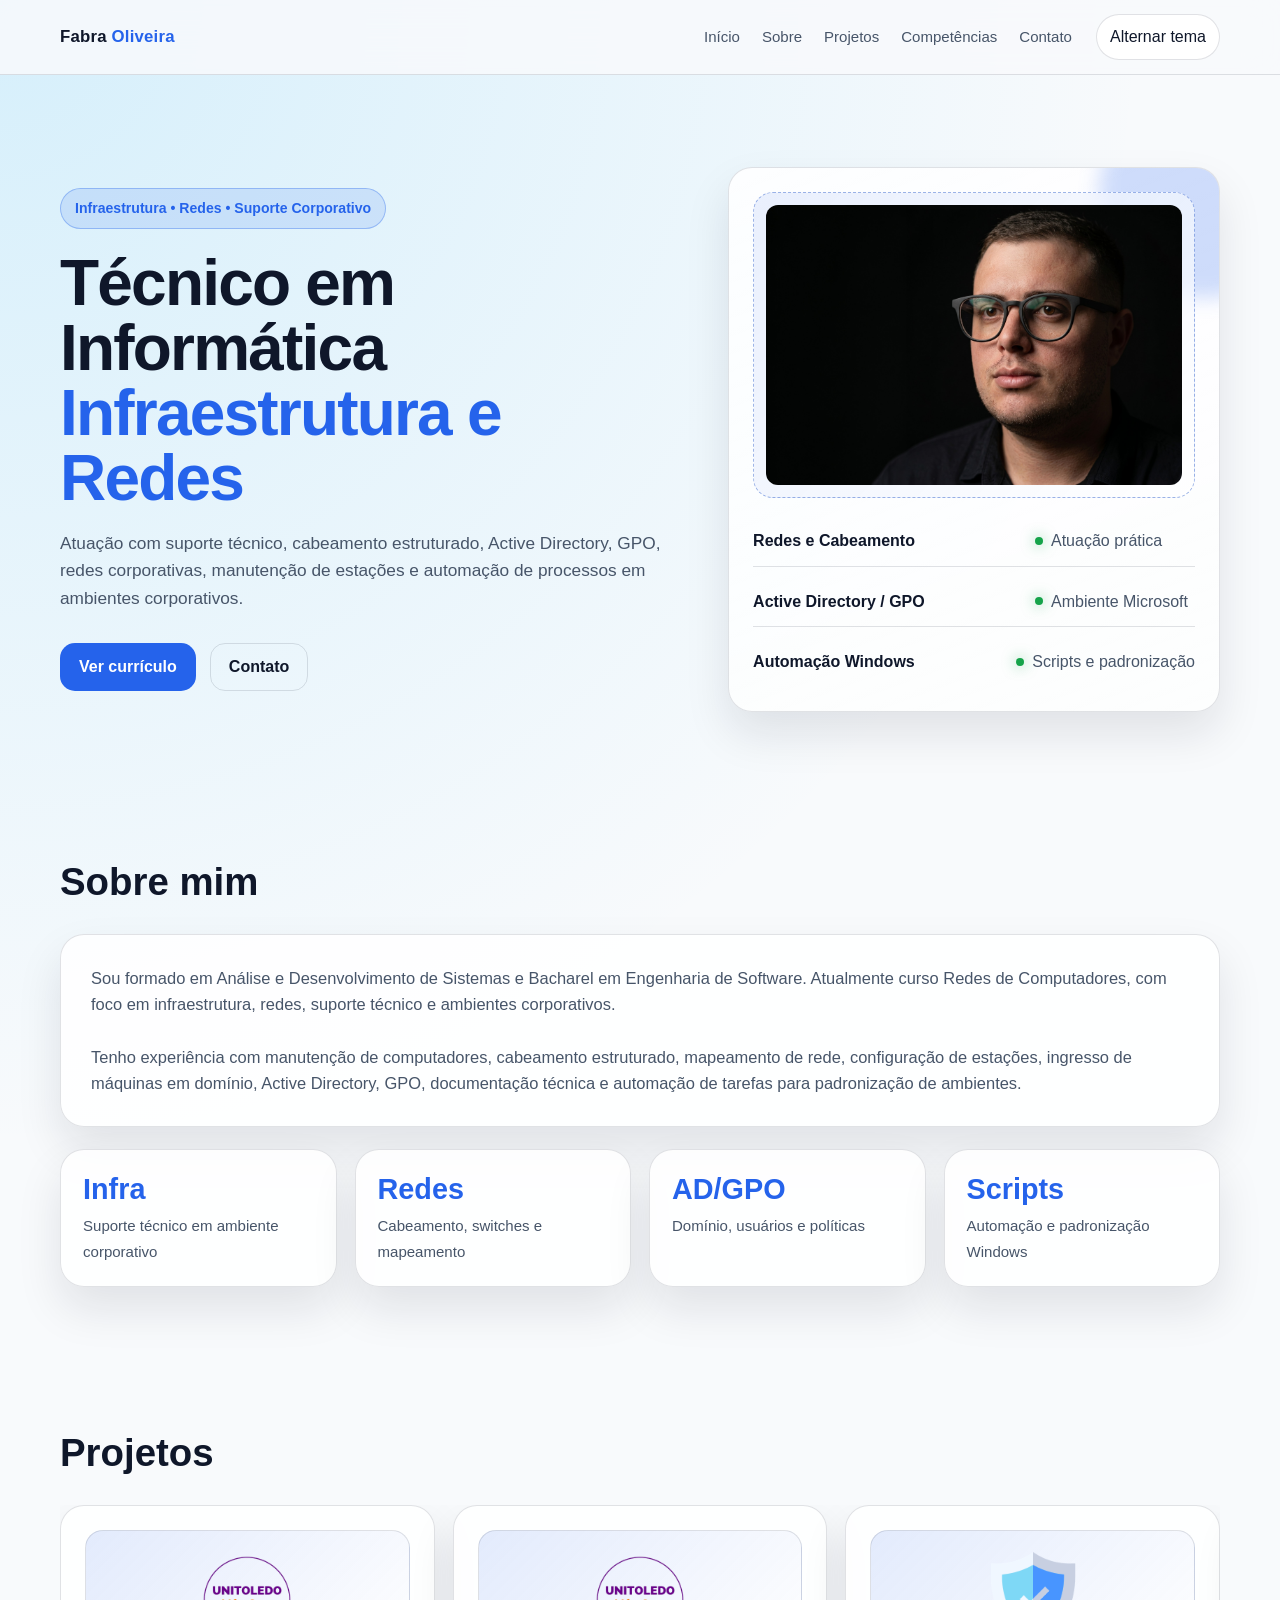
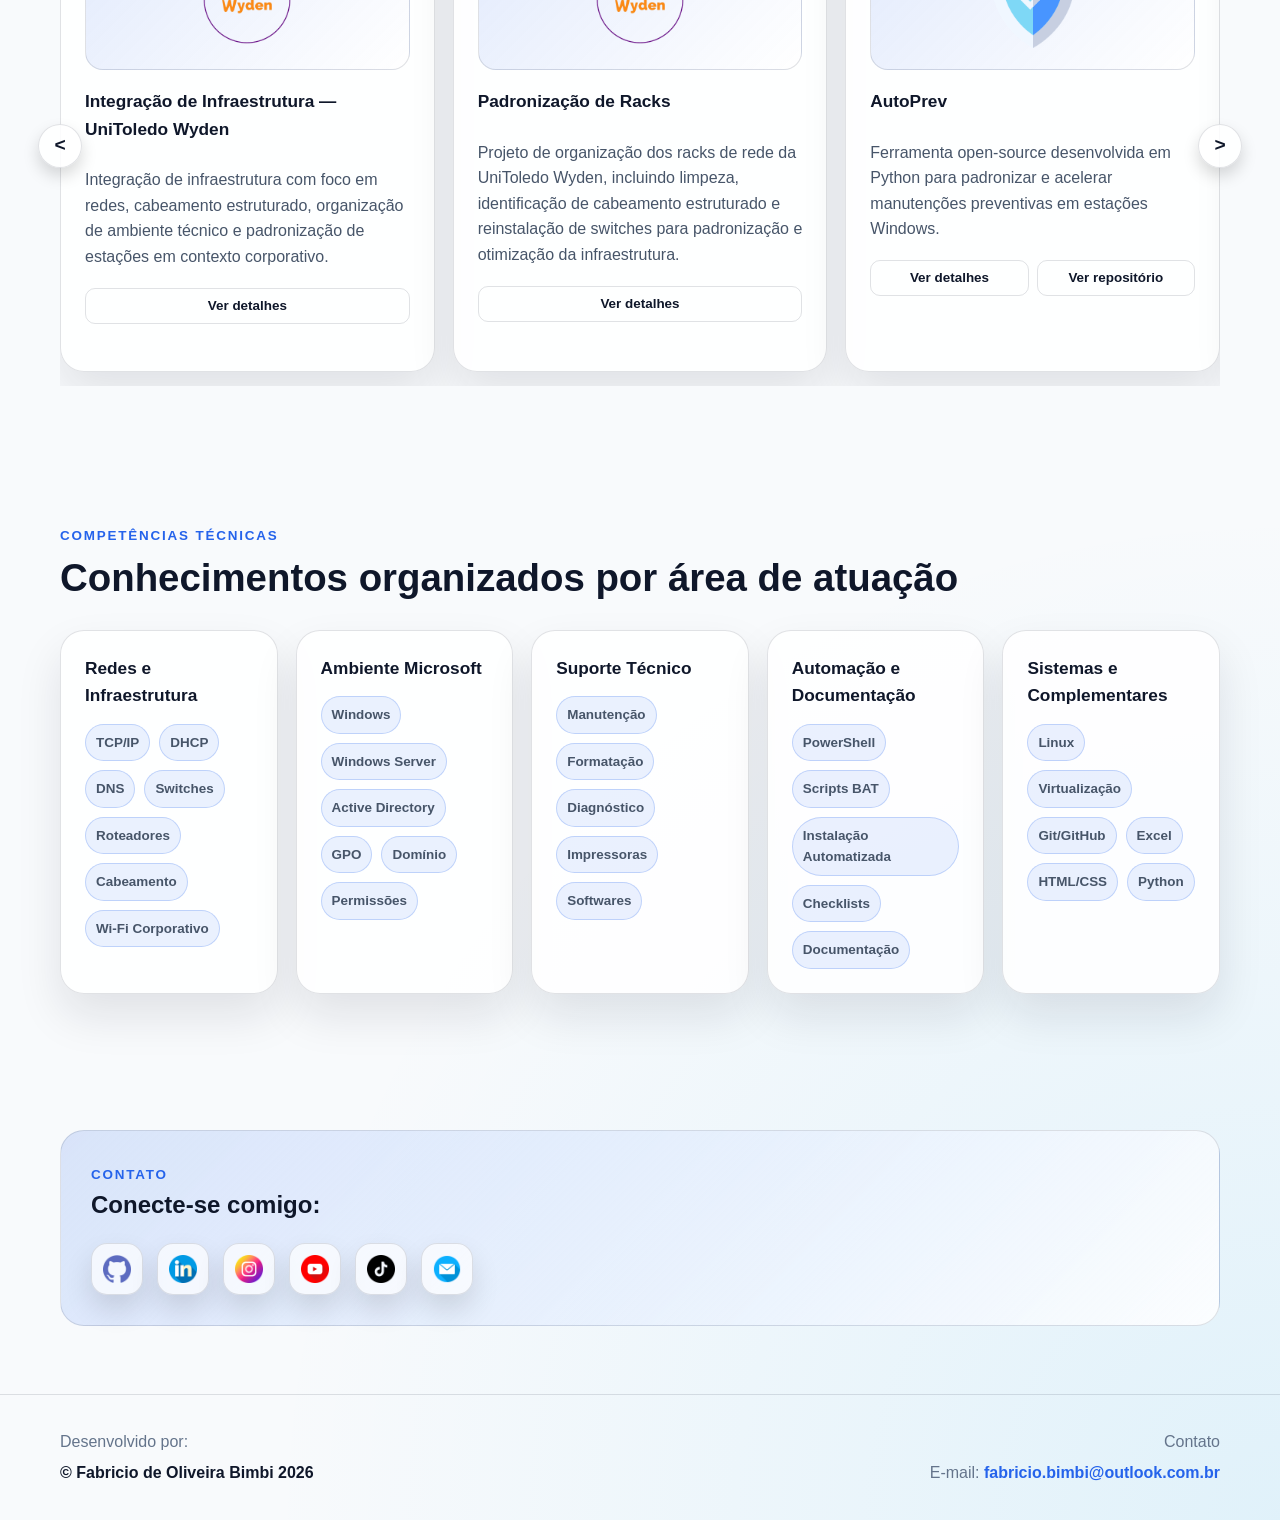
<file: index.html>
<!DOCTYPE html>
<html lang="pt-BR">
<head>
  <meta charset="UTF-8" />
  <meta name="viewport" content="width=device-width, initial-scale=1.0" />
  <title>Portfólio | Infraestrutura e Redes</title>
  <link rel="stylesheet" href="styles.css" />
  <link rel="icon" type="image/png" href="./img/Icone-aba.png">
</head>
<body>
  <header class="header">
    <div class="container nav">
      <a class="logo" href="#inicio">Fabra <span>Oliveira</span></a>

      <button class="menu-toggle" aria-label="Abrir menu" aria-expanded="false" id="menuToggle">
        <span></span>
        <span></span>
        <span></span>
      </button>

      <div class="nav-menu" id="navMenu">
        <nav class="nav-links" aria-label="Navegação principal">
          <a href="#inicio">Início</a>
          <a href="#sobre">Sobre</a>
          <a href="#projetos">Projetos</a>
          <a href="#competencias">Competências</a>
          <a href="#contato">Contato</a>
        </nav>

        <button class="theme-toggle" type="button" id="themeToggle">Alternar tema</button>
      </div>
    </div>
  </header>

  <main id="inicio">
    <section class="hero">
      <div class="container hero-grid">
        <div>
          <div class="badge">Infraestrutura • Redes • Suporte Corporativo</div>
          <h1>Técnico em Informática<br /><span>Infraestrutura e Redes</span></h1>
          <p>
            Atuação com suporte técnico, cabeamento estruturado, Active Directory, GPO,
            redes corporativas, manutenção de estações e automação de processos em ambientes corporativos.
          </p>
          <div class="actions">
            <a class="btn primary" href="https://drive.google.com/file/d/1AC_h_9OhKcI3USH8BHn_XfOte2lta0VQ/view" target="_blank" rel="noopener noreferrer">Ver currículo</a>
            <a class="btn" href="mailto:fabricio.bimbi@outlook.com.br">Contato</a>
          </div>
        </div>

        <aside class="hero-panel" aria-label="Resumo técnico">
          <div class="tech-preview" aria-label="Ilustração técnica decorativa">
            <!-- Imagem de perfil do usuário -->
            <img src="./img/FotoPerfil.jpeg" alt="Fabricio Oliveira" class="profile-image" />
          </div>

          <div class="status-list">
            <div class="status-item">
              <span>Redes e Cabeamento</span>
              <span class="dot">Atuação prática</span>
            </div>
            <div class="status-item">
              <span>Active Directory / GPO</span>
              <span class="dot">Ambiente Microsoft</span>
            </div>
            <div class="status-item">
              <span>Automação Windows</span>
              <span class="dot">Scripts e padronização</span>
            </div>
          </div>
        </aside>
      </div>
    </section>

    <section id="sobre">
      <div class="container">
        <div class="section-title">
          <h2>Sobre mim</h2>
        </div>

        <div class="about-card">
          <p>
            Sou formado em Análise e Desenvolvimento de Sistemas e Bacharel em Engenharia de Software.
            Atualmente curso Redes de Computadores, com foco em infraestrutura, redes, suporte técnico
            e ambientes corporativos.
            <br /><br />
            Tenho experiência com manutenção de computadores, cabeamento estruturado, mapeamento de rede,
            configuração de estações, ingresso de máquinas em domínio, Active Directory, GPO,
            documentação técnica e automação de tarefas para padronização de ambientes.
          </p>
        </div>

        <div class="metrics-grid" aria-label="Resumo de experiência prática">
          <div class="metric">
            <strong>Infra</strong>
            <span>Suporte técnico em ambiente corporativo</span>
          </div>
          <div class="metric">
            <strong>Redes</strong>
            <span>Cabeamento, switches e mapeamento</span>
          </div>
          <div class="metric">
            <strong>AD/GPO</strong>
            <span>Domínio, usuários e políticas</span>
          </div>
          <div class="metric">
            <strong>Scripts</strong>
            <span>Automação e padronização Windows</span>
          </div>
        </div>
      </div>
    </section>

    <section id="projetos">
      <div class="container">
        <div class="section-title">
          <h2>Projetos</h2>
        </div>

        <div class="carousel-wrapper">
          <button class="carousel-btn prev-btn" aria-label="Voltar" onclick="scrollCarousel(-1)">&lt;</button>
          <div class="carousel-container" id="projectsCarousel">

            <!-- 1º: Integração de Infraestrutura — UniToledo Wyden -->
            <article class="project-card">
              <div class="project-image">
                <img class="project-img project-img-light" src="./img/UniToledo-Claro.png" alt="Ilustração do projeto Integração de Infraestrutura UniToledo Wyden" />
                <img class="project-img project-img-dark" src="./img/UniToledo-Escuro.png" alt="Ilustração do projeto Integração de Infraestrutura UniToledo Wyden" />
              </div>
              <div class="project-head">
                <h3>Integração de Infraestrutura — UniToledo Wyden</h3>
              </div>
              <p>Integração de infraestrutura com foco em redes, cabeamento estruturado, organização de ambiente técnico e padronização de estações em contexto corporativo.</p>
              <div class="project-actions">
                <a class="mini-btn primary" href="projetos/integracao-unitoledo/index.html">Ver detalhes</a>
              </div>
            </article>

            <!-- 2º: Padronização de Racks -->
            <article class="project-card">
              <div class="project-image">
                <img class="project-img project-img-light" src="./img/UniToledo-Claro.png" alt="Ilustração do projeto Padronização de Racks" />
                <img class="project-img project-img-dark" src="./img/UniToledo-Escuro.png" alt="Ilustração do projeto Padronização de Racks" />
              </div>
              <div class="project-head">
                <h3>Padronização de Racks</h3>
              </div>
              <p>Projeto de organização dos racks de rede da UniToledo Wyden, incluindo limpeza, identificação de cabeamento estruturado e reinstalação de switches para padronização e otimização da infraestrutura.</p>
              <div class="project-actions">
                <a class="mini-btn primary" href="./projetos/higienizacao-racks-unitoledo/index.html">Ver detalhes</a>
              </div>
            </article>

            <!-- 3º: AutoPrev -->
            <article class="project-card">
              <div class="project-image">
                <img class="project-img project-img-light" src="./img/AutoPrev--tema-claro.png" alt="Ilustração do projeto AutoPrev" />
                <img class="project-img project-img-dark" src="./img/Alura--tema-escuro.png" alt="Ilustração do projeto AutoPrev" />
              </div>
              <div class="project-head">
                <h3>AutoPrev</h3>
              </div>
              <p>Ferramenta open-source desenvolvida em Python para padronizar e acelerar manutenções preventivas em estações Windows.</p>
              <div class="project-actions">
                <a class="mini-btn primary" href="projetos/autoprev/index.html">Ver detalhes</a>
                <a class="mini-btn" href="https://github.com/FabraOliveira/AutoPrev" target="_blank" rel="noopener noreferrer">Ver repositório</a>
              </div>
            </article>

            <!-- 4º: InvScan -->
            <article class="project-card">
              <div class="project-image">
                <img class="project-img project-img-light" src="./img/InvScan--tema-claro.png" alt="Ilustração do projeto InvScan" />
                <img class="project-img project-img-dark" src="./img/InvScan--tema-escuro.png" alt="Ilustração do projeto InvScan" />
              </div>
              <div class="project-head">
                <h3>InvScan</h3>
              </div>
              <p>Ferramenta open-source. Automação de inventário de hardware e software via WMI com interface gráfica para Windows 10/11 e compatibilidade legada.</p>
              <div class="project-actions">
                <a class="mini-btn primary" href="projetos/invscan/index.html">Ver detalhes</a>
                <a class="mini-btn" href="https://github.com/FabraOliveira/InvScan" target="_blank" rel="noopener noreferrer">Ver repositório</a>
              </div>
            </article>

            <!-- 5º: FlashConfig -->
            <article class="project-card">
              <div class="project-image">
                <img class="project-img project-img-light" src="./img/FlashConfig--tema-claro.png" alt="Ilustração do projeto FlashConfig" />
                <img class="project-img project-img-dark" src="./img/FlashConfig--tema-escuro.png" alt="Ilustração do projeto FlashConfig" />
              </div>
              <div class="project-head">
                <h3>FlashConfig</h3>
              </div>
              <p>Ferramenta open-source para pós-formatação em escala corporativa. Executada via pendrive, automatiza o ingresso em domínio, instalação do Office e Python, scripts de padronização, instalação de drivers e rotinas de debloat/limpeza.</p>
              <div class="project-actions">
                <a class="mini-btn primary" href="projetos/flashconfig/index.html">Ver detalhes</a>
                <a class="mini-btn" href="https://github.com/FabraOliveira/FlashConfig" target="_blank" rel="noopener noreferrer">Ver repositório</a>
              </div>
            </article>

          </div>
          <button class="carousel-btn next-btn" aria-label="Avançar" onclick="scrollCarousel(1)">&gt;</button>
        </div>
      </div>
    </section>

    <section id="competencias">
      <div class="container">
        <div class="section-title">
          <span class="eyebrow">Competências técnicas</span>
          <h2>Conhecimentos organizados por área de atuação</h2>
        </div>

        <div class="skills-grid">
          <article class="skill-card">
            <h3>Redes e Infraestrutura</h3>
            <div class="chips">
              <span class="chip">TCP/IP</span>
              <span class="chip">DHCP</span>
              <span class="chip">DNS</span>
              <span class="chip">Switches</span>
              <span class="chip">Roteadores</span>
              <span class="chip">Cabeamento</span>
              <span class="chip">Wi-Fi Corporativo</span>
            </div>
          </article>

          <article class="skill-card">
            <h3>Ambiente Microsoft</h3>
            <div class="chips">
              <span class="chip">Windows</span>
              <span class="chip">Windows Server</span>
              <span class="chip">Active Directory</span>
              <span class="chip">GPO</span>
              <span class="chip">Domínio</span>
              <span class="chip">Permissões</span>
            </div>
          </article>

          <article class="skill-card">
            <h3>Suporte Técnico</h3>
            <div class="chips">
              <span class="chip">Manutenção</span>
              <span class="chip">Formatação</span>
              <span class="chip">Diagnóstico</span>
              <span class="chip">Impressoras</span>
              <span class="chip">Softwares</span>
            </div>
          </article>

          <article class="skill-card">
            <h3>Automação e Documentação</h3>
            <div class="chips">
              <span class="chip">PowerShell</span>
              <span class="chip">Scripts BAT</span>
              <span class="chip">Instalação Automatizada</span>
              <span class="chip">Checklists</span>
              <span class="chip">Documentação</span>
            </div>
          </article>

          <article class="skill-card">
            <h3>Sistemas e Complementares</h3>
            <div class="chips">
              <span class="chip">Linux</span>
              <span class="chip">Virtualização</span>
              <span class="chip">Git/GitHub</span>
              <span class="chip">Excel</span>
              <span class="chip">HTML/CSS</span>
              <span class="chip">Python</span>
            </div>
          </article>
        </div>
      </div>
    </section>

    <section id="contato">
      <div class="container">
        <div class="contact-card">
          <div>
            <span class="eyebrow">Contato</span>
            <h2>Conecte-se comigo:</h2>
            <div class="social-links" aria-label="Redes sociais">
              <a class="social-link" href="https://github.com/FabraOliveira" target="_blank" rel="noopener noreferrer" aria-label="GitHub">
                <img src="./img/github.png" alt="GitHub" />
              </a>

              <a class="social-link" href="https://www.linkedin.com/in/fabricio-de-oliveira-bimbi-516719223/" target="_blank" rel="noopener noreferrer" aria-label="LinkedIn">
                <img src="./img/linkedin.png" alt="LinkedIn" />
              </a>

              <a class="social-link" href="https://www.instagram.com/fabra.oliveira/" target="_blank" rel="noopener noreferrer" aria-label="Instagram">
                <img src="./img/instagram.png" alt="Instagram" />
              </a>

              <a class="social-link" href="https://www.youtube.com/@fabraoliveira" target="_blank" rel="noopener noreferrer" aria-label="YouTube">
                <img src="./img/youtube.png" alt="YouTube" />
              </a>

              <a class="social-link" href="https://www.tiktok.com/@fabra.oliveira?_t=ZM-8uHXRP0Fs29&_r=1" target="_blank" rel="noopener noreferrer" aria-label="TikTok">
                <img class="tiktok-light-theme" src="./img/tik-tok.png" alt="TikTok" />
                <img class="tiktok-dark-theme" src="./img/tik-tok--escuro.png" alt="TikTok" />
              </a>

              <a class="social-link" href="mailto:fabricio.bimbi@outlook.com.br" aria-label="E-mail">
                <img src="./img/e-mail.png" alt="E-mail" />
              </a>
            </div>
          </div>
        </div>
      </div>
    </section>
  </main>

  <footer class="footer">
    <div class="container footer-content">
      <div class="footer-left">
        <span>Desenvolvido por:</span>
        <strong>&copy; Fabricio de Oliveira Bimbi 2026</strong>
      </div>
      <div class="footer-right">
        <span>Contato</span>
        <span class="footer-email-text">E-mail: <a href="mailto:fabricio.bimbi@outlook.com.br">fabricio.bimbi@outlook.com.br</a></span>
      </div>
    </div>
  </footer>

  <script src="script.js"></script>
</body>
</html>
</file>
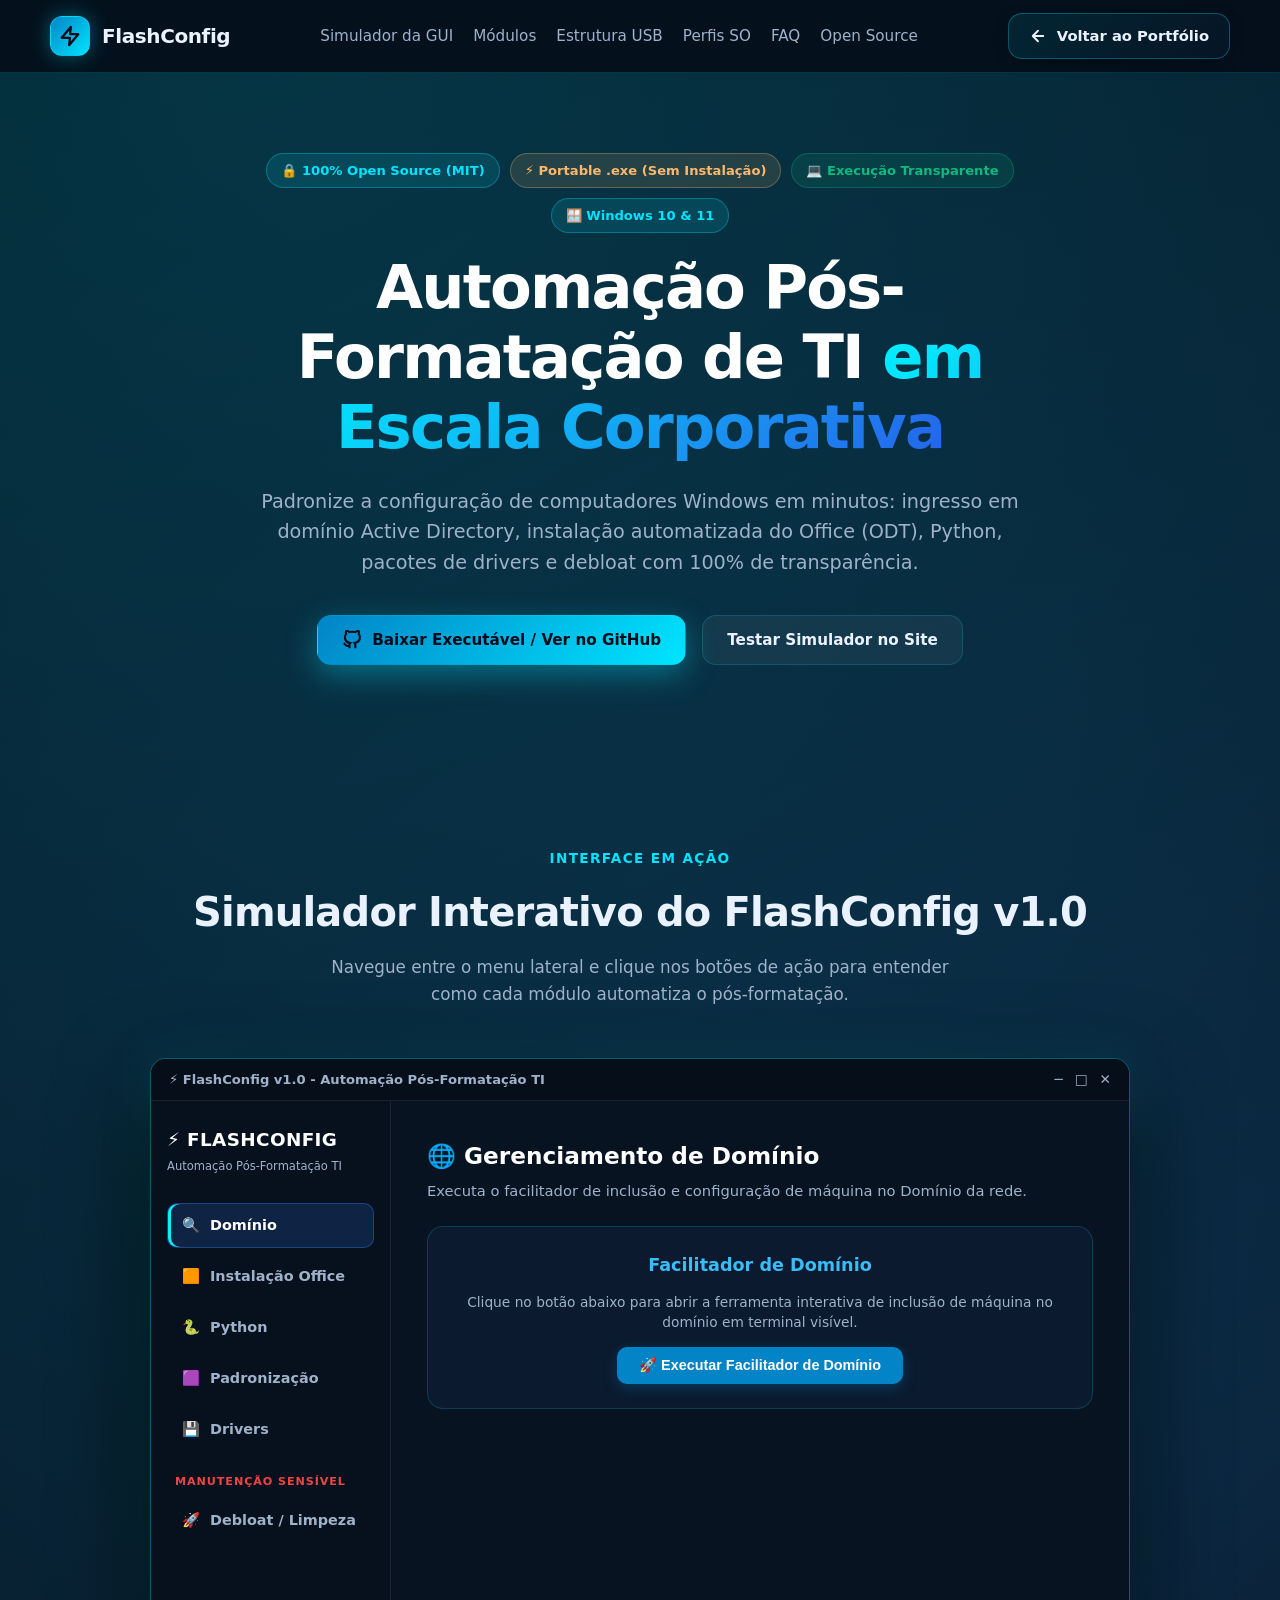
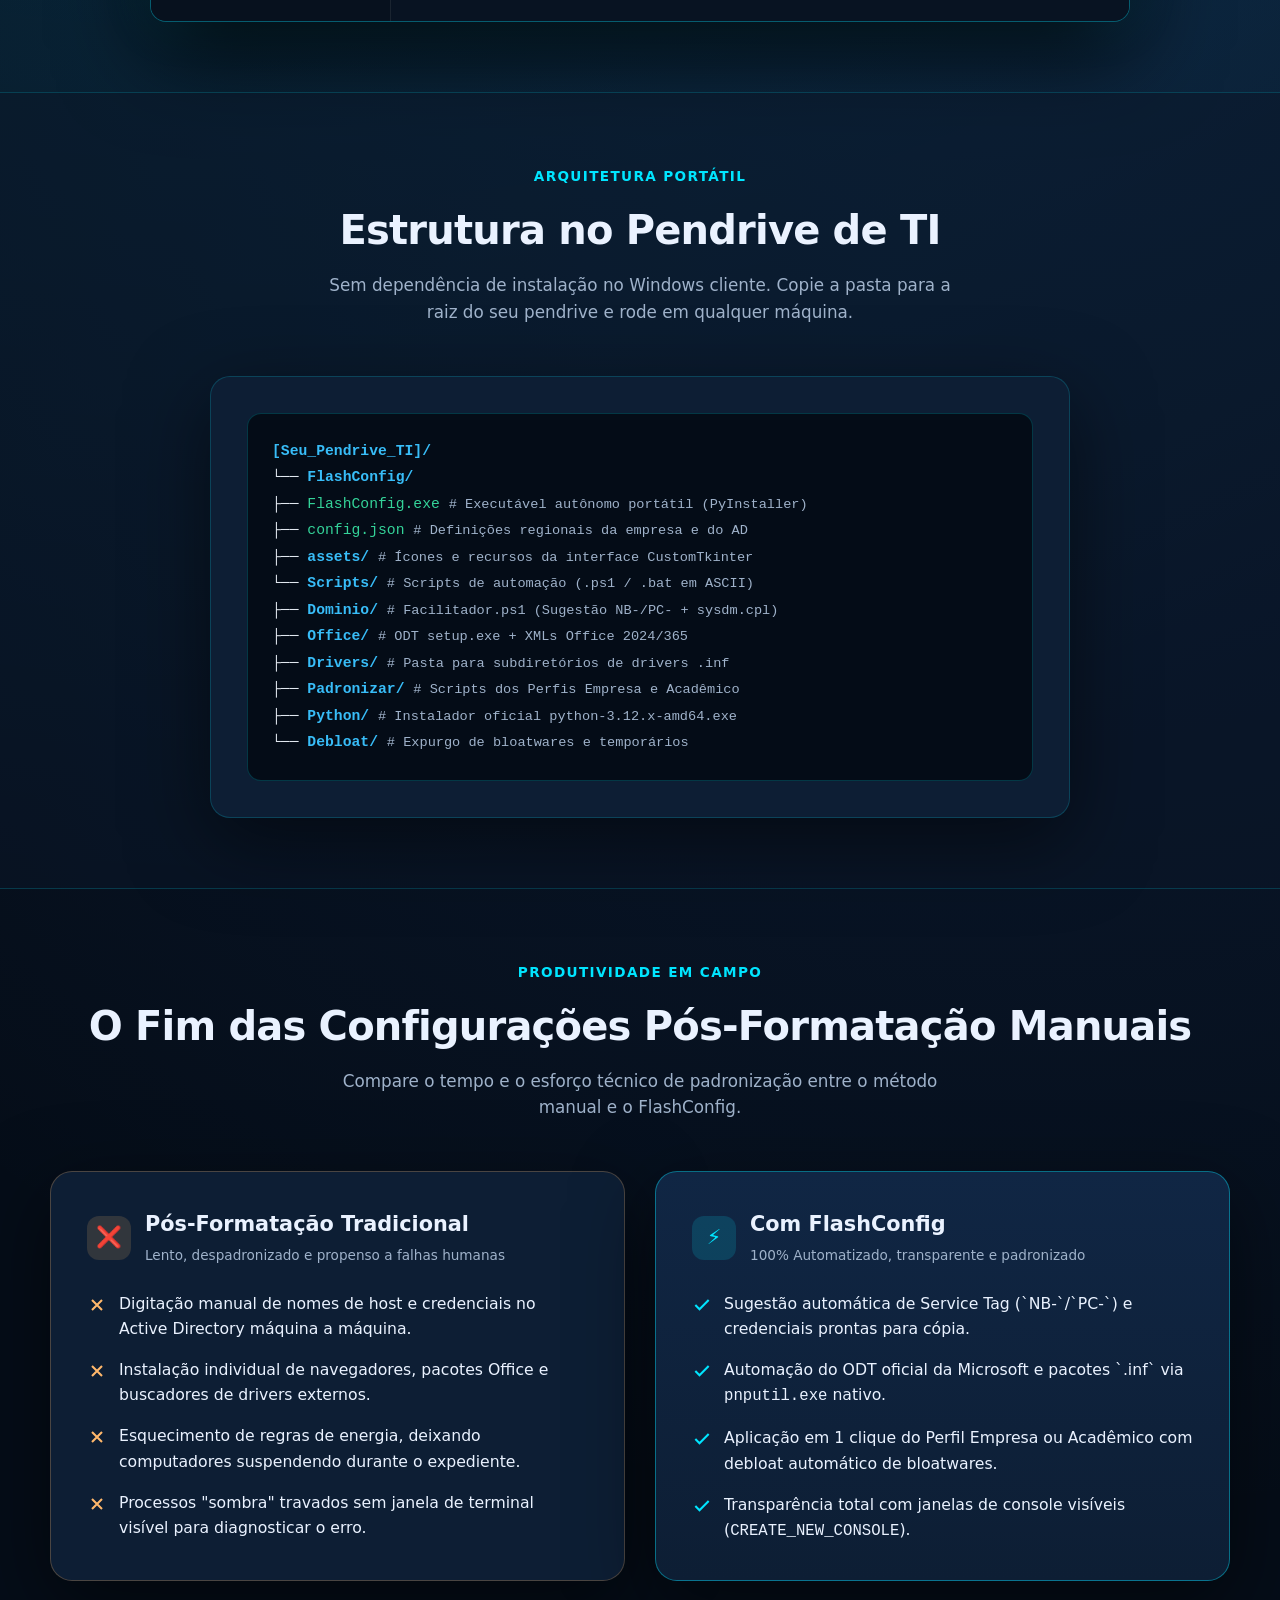
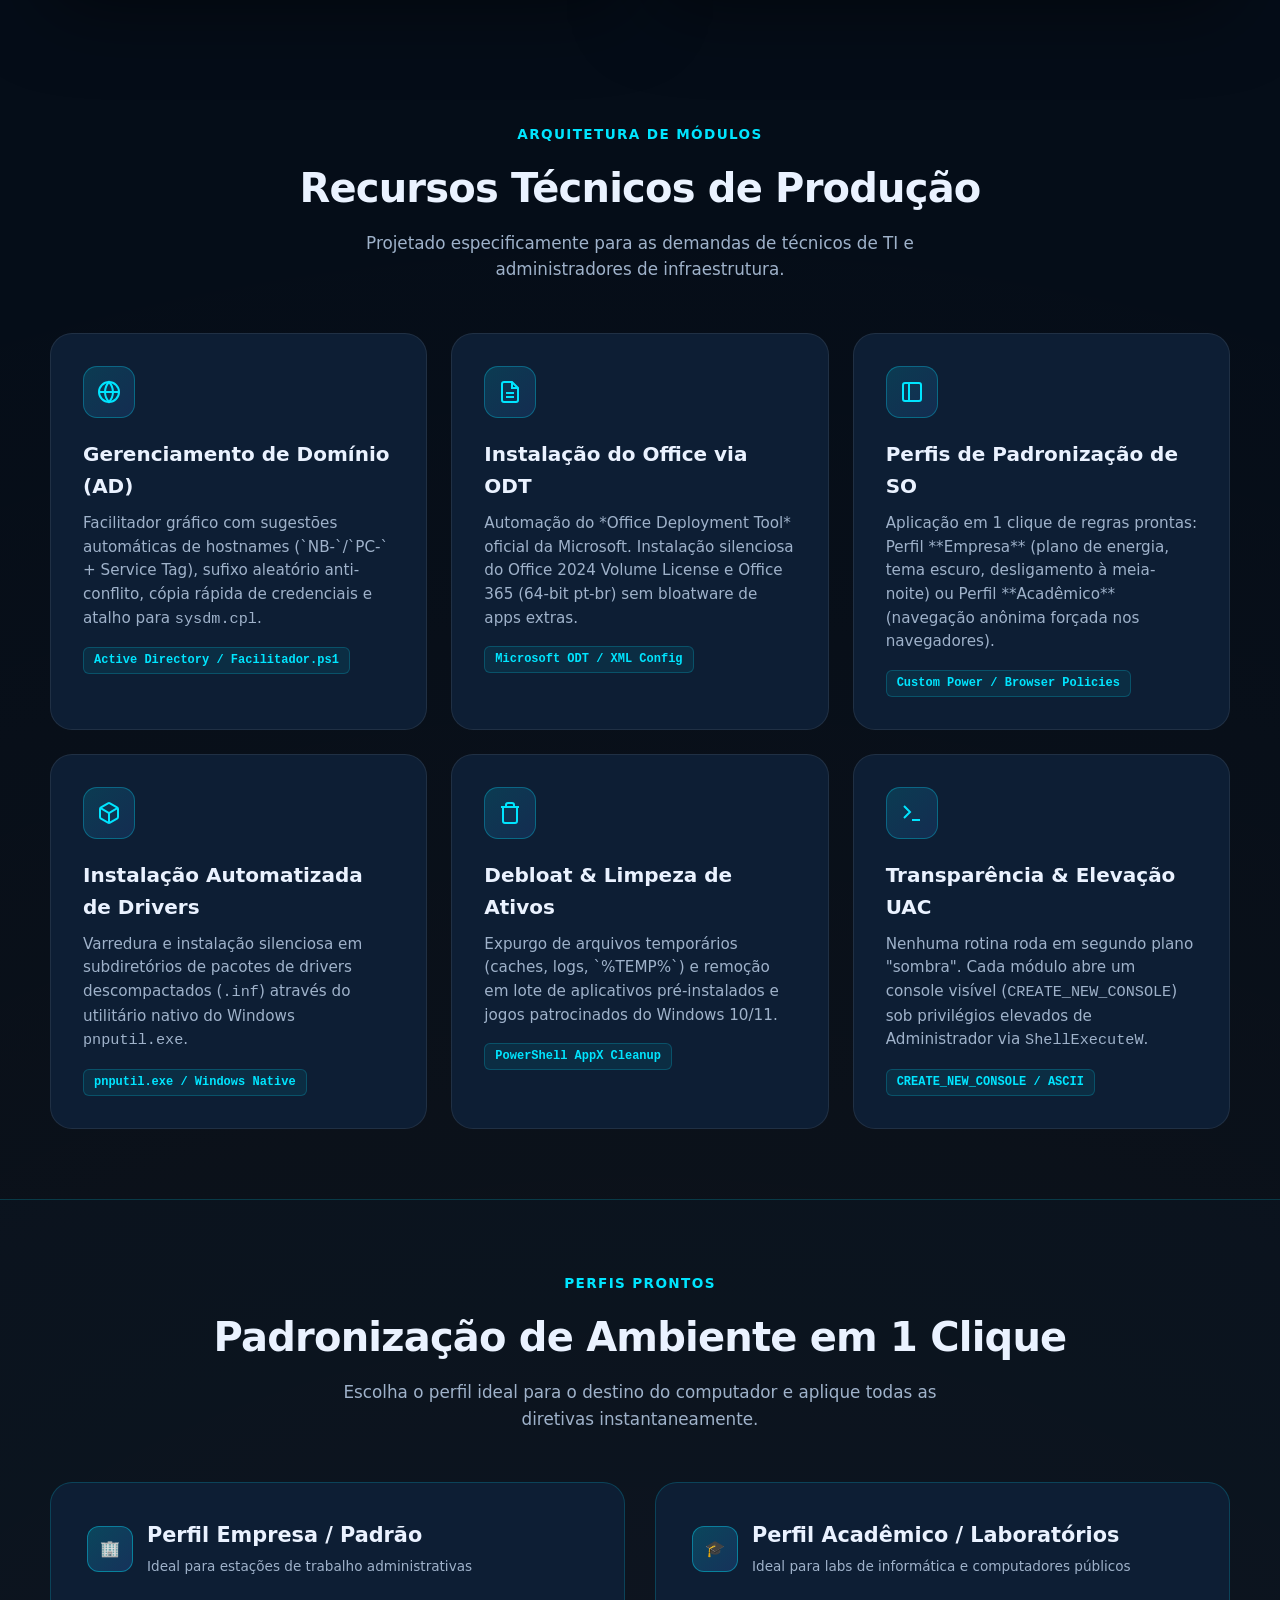
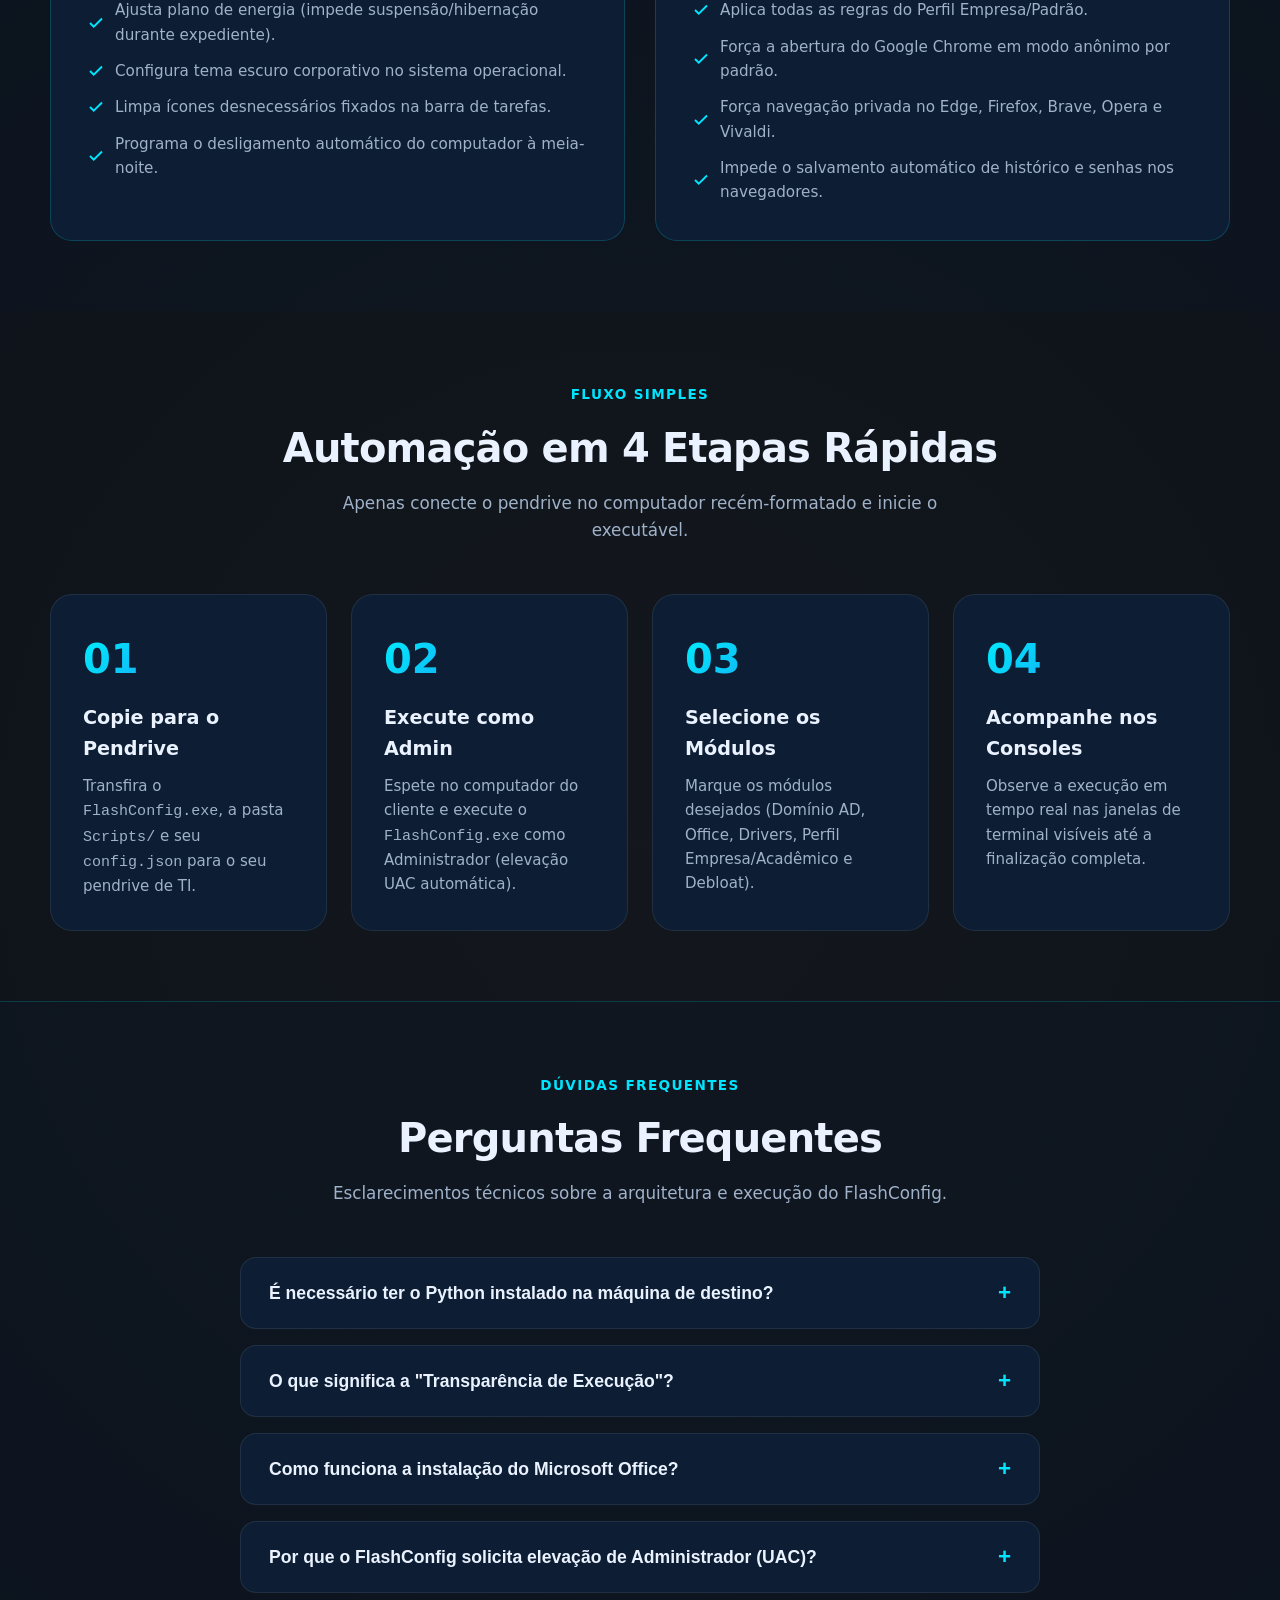
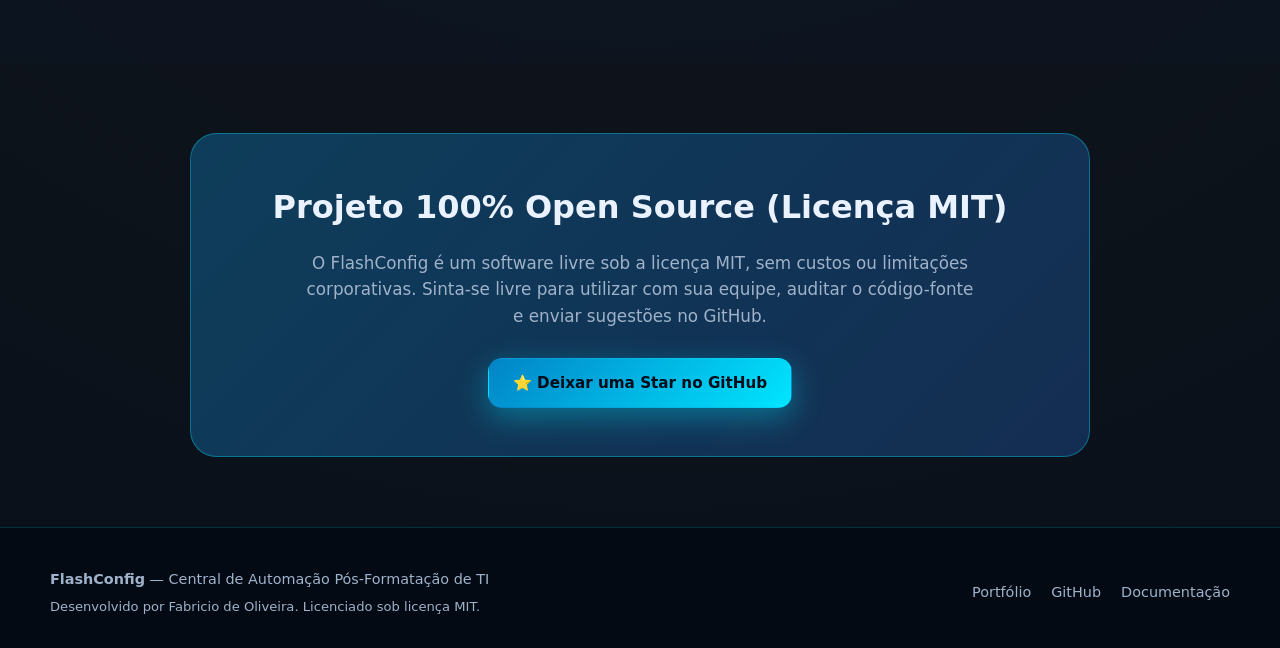
<file: projetos/flashconfig/index.html>
<!DOCTYPE html>
<html lang="pt-BR">
<head>
  <meta charset="UTF-8" />
  <meta name="viewport" content="width=device-width, initial-scale=1.0" />
  <meta name="description" content="FlashConfig: Central de automação e padronização pós-formatação de TI em ambientes Windows 10/11. Software Open Source portátil (.exe) executado direto do pendrive." />
  <title>FlashConfig — Automação Pós-Formatação de TI</title>
  <link rel="icon" type="image/png" href="../../img/Icone-aba.png" />

  <style>
    :root {
      --bg: #050d18;
      --bg-soft: #0a1728;
      --card: #0d1e34;
      --card-2: #102644;
      --text: #eaf2ff;
      --muted: #9fb2ca;
      --line: rgba(0, 229, 255, 0.18);
      --line-subtle: rgba(255, 255, 255, 0.08);
      --accent: #00e5ff;
      --accent-cyan: #00f2fe;
      --accent-blue: #2563eb;
      --accent-btn: #0284c7;
      --accent-amber: #ffb86b;
      --success: #10b981;
      --danger: #ef4444;
      --shadow: 0 24px 80px rgba(0, 0, 0, 0.5);
      --radius: 22px;
      --max: 1180px;
    }

    * {
      box-sizing: border-box;
      margin: 0;
      padding: 0;
    }

    html {
      scroll-behavior: smooth;
    }

    body {
      min-height: 100vh;
      font-family: system-ui, -apple-system, BlinkMacSystemFont, 'Segoe UI', Roboto, Oxygen, Ubuntu, Cantarell, sans-serif;
      background:
        radial-gradient(circle at 20% 0%, rgba(0, 229, 255, 0.18), transparent 35%),
        radial-gradient(circle at 80% 20%, rgba(59, 130, 246, 0.15), transparent 30%),
        radial-gradient(circle at 50% 80%, rgba(255, 184, 107, 0.06), transparent 40%),
        var(--bg);
      color: var(--text);
      line-height: 1.6;
      overflow-x: hidden;
    }

    a {
      color: inherit;
      text-decoration: none;
    }

    img {
      display: block;
      max-width: 100%;
      -webkit-user-drag: none;
      user-drag: none;
      user-select: none;
      -webkit-user-select: none;
      -moz-user-select: none;
      -ms-user-select: none;
    }

    .container {
      width: min(100% - 32px, var(--max));
      margin-inline: auto;
    }

    /* Navbar */
    .navbar {
      position: sticky;
      top: 0;
      z-index: 20;
      backdrop-filter: blur(16px);
      background: rgba(5, 13, 24, 0.88);
      border-bottom: 1px solid var(--line);
    }

    .nav-content {
      min-height: 72px;
      display: flex;
      align-items: center;
      justify-content: space-between;
      gap: 24px;
    }

    .brand {
      display: flex;
      align-items: center;
      gap: 12px;
      font-weight: 800;
      font-size: 1.25rem;
      letter-spacing: -0.02em;
    }

    .brand-icon {
      width: 40px;
      height: 40px;
      display: grid;
      place-items: center;
      border-radius: 12px;
      background: linear-gradient(135deg, #0284c7 0%, #00e5ff 100%);
      border: 1px solid rgba(0, 229, 255, 0.5);
      box-shadow: 0 0 20px rgba(0, 229, 255, 0.35);
    }

    .nav-links {
      display: flex;
      align-items: center;
      gap: 20px;
      list-style: none;
    }

    .nav-links a {
      color: var(--muted);
      font-size: 0.95rem;
      font-weight: 500;
      transition: color 0.2s ease;
    }

    .nav-links a:hover {
      color: var(--accent);
    }

    .nav-actions {
      display: flex;
      align-items: center;
      gap: 12px;
    }

    /* Modern Back Button */
    .btn-back {
      display: inline-flex;
      align-items: center;
      gap: 10px;
      padding: 10px 20px;
      border-radius: 14px;
      font-size: 0.92rem;
      font-weight: 700;
      background: linear-gradient(135deg, rgba(0, 229, 255, 0.1), rgba(59, 130, 246, 0.05));
      border: 1px solid rgba(0, 229, 255, 0.3);
      color: var(--text);
      transition: all 0.25s cubic-bezier(0.4, 0, 0.2, 1);
      white-space: nowrap;
      box-shadow: 0 4px 16px rgba(0, 0, 0, 0.2);
    }

    .btn-back:hover {
      background: linear-gradient(135deg, rgba(0, 229, 255, 0.25), rgba(59, 130, 246, 0.2));
      border-color: rgba(0, 229, 255, 0.6);
      color: #ffffff;
      box-shadow: 0 6px 28px rgba(0, 229, 255, 0.4);
      transform: translateY(-2px);
    }

    .btn-back svg {
      transition: transform 0.25s cubic-bezier(0.4, 0, 0.2, 1);
    }

    .btn-back:hover svg {
      transform: translateX(-4px);
    }

    /* Buttons */
    .btn {
      display: inline-flex;
      align-items: center;
      justify-content: center;
      gap: 10px;
      padding: 12px 24px;
      border-radius: 14px;
      font-weight: 700;
      font-size: 0.95rem;
      transition: all 0.25s cubic-bezier(0.4, 0, 0.2, 1);
      cursor: pointer;
      border: 1px solid transparent;
    }

    .btn-primary {
      background: linear-gradient(135deg, #0284c7 0%, #00e5ff 100%);
      color: #030c1a;
      font-weight: 800;
      box-shadow: 0 10px 30px rgba(0, 229, 255, 0.35);
    }

    .btn-primary:hover {
      transform: translateY(-2px);
      box-shadow: 0 14px 40px rgba(0, 229, 255, 0.5);
      background: linear-gradient(135deg, #38bdf8 0%, #00f2fe 100%);
    }

    .btn-ghost {
      background: rgba(255, 255, 255, 0.05);
      border-color: var(--line);
      color: var(--text);
    }

    .btn-ghost:hover {
      background: rgba(0, 229, 255, 0.12);
      border-color: rgba(0, 229, 255, 0.4);
      color: var(--accent);
      transform: translateY(-2px);
    }

    /* Badges */
    .badge-group {
      display: flex;
      flex-wrap: wrap;
      gap: 10px;
      margin-bottom: 20px;
    }

    .badge {
      display: inline-flex;
      align-items: center;
      gap: 6px;
      padding: 6px 14px;
      border-radius: 999px;
      font-size: 0.82rem;
      font-weight: 600;
      background: rgba(0, 229, 255, 0.12);
      border: 1px solid rgba(0, 229, 255, 0.3);
      color: var(--accent);
    }

    .badge-amber {
      background: rgba(255, 184, 107, 0.12);
      border-color: rgba(255, 184, 107, 0.3);
      color: var(--accent-amber);
    }

    .badge-green {
      background: rgba(16, 185, 129, 0.12);
      border-color: rgba(16, 185, 129, 0.3);
      color: var(--success);
    }

    /* Hero Section */
    .hero {
      padding: 80px 0 60px;
      text-align: center;
      position: relative;
    }

    .hero-content {
      max-width: 900px;
      margin: 0 auto;
    }

    .hero h1 {
      font-size: clamp(2.4rem, 5vw, 3.8rem);
      font-weight: 900;
      line-height: 1.15;
      letter-spacing: -0.03em;
      margin-bottom: 24px;
      color: #ffffff;
    }

    .hero h1 span {
      background: linear-gradient(135deg, var(--accent-cyan), var(--accent-blue));
      -webkit-background-clip: text;
      -webkit-text-fill-color: transparent;
    }

    .hero-subtitle {
      font-size: 1.2rem;
      color: var(--muted);
      margin-bottom: 36px;
      max-width: 780px;
      margin-inline: auto;
    }

    .hero-ctas {
      display: flex;
      justify-content: center;
      flex-wrap: wrap;
      gap: 16px;
      margin-bottom: 50px;
    }

    .mobile-text {
      display: none;
    }

    /* Section Header */
    .section-title {
      text-align: center;
      margin-bottom: 50px;
    }

    .section-title .eyebrow {
      display: inline-block;
      text-transform: uppercase;
      font-size: 0.85rem;
      font-weight: 800;
      letter-spacing: 0.1em;
      color: var(--accent);
      margin-bottom: 10px;
    }

    .section-title h2 {
      font-size: clamp(1.8rem, 3.5vw, 2.5rem);
      font-weight: 800;
      letter-spacing: -0.02em;
      color: var(--text);
    }

    .section-title p {
      color: var(--muted);
      font-size: 1.05rem;
      margin-top: 10px;
      max-width: 650px;
      margin-inline: auto;
    }

    /* -------------------------------------------------------------
       SIMULADOR REAL DA INTERFACE DO FLASHCONFIG (SEÇÃO INTERATIVA)
    ------------------------------------------------------------- */
    .app-simulator-section {
      padding: 70px 0;
    }

    .flashconfig-app-replica {
      max-width: 980px;
      margin: 0 auto;
      background: #091322;
      border: 1px solid rgba(0, 229, 255, 0.35);
      border-radius: 16px;
      overflow: hidden;
      box-shadow: 0 30px 90px rgba(0, 0, 0, 0.8), 0 0 50px rgba(0, 229, 255, 0.15);
      display: flex;
      flex-direction: column;
    }

    .app-window-header {
      background: #060e1a;
      padding: 10px 18px;
      display: flex;
      align-items: center;
      justify-content: space-between;
      border-bottom: 1px solid rgba(255, 255, 255, 0.08);
      user-select: none;
    }

    .app-window-title {
      font-size: 0.82rem;
      color: var(--muted);
      font-weight: 600;
      font-family: system-ui, sans-serif;
    }

    .app-window-controls {
      display: flex;
      align-items: center;
      gap: 12px;
      color: var(--muted);
      font-size: 0.85rem;
    }

    .app-main-layout {
      display: flex;
      min-height: 520px;
    }

    /* Sidebar Esquerda (Réplica das imagens) */
    .app-sidebar {
      width: 240px;
      background: #07111e;
      border-right: 1px solid rgba(255, 255, 255, 0.08);
      padding: 24px 16px;
      display: flex;
      flex-direction: column;
      gap: 20px;
      flex-shrink: 0;
    }

    .sidebar-brand-box {
      margin-bottom: 8px;
    }

    .sidebar-brand-title {
      font-size: 1.15rem;
      font-weight: 900;
      color: #ffffff;
      display: flex;
      align-items: center;
      gap: 8px;
      letter-spacing: 0.02em;
    }

    .sidebar-brand-sub {
      font-size: 0.72rem;
      color: var(--muted);
      margin-top: 2px;
    }

    .sidebar-menu-list {
      list-style: none;
      display: flex;
      flex-direction: column;
      gap: 6px;
    }

    .sidebar-item {
      padding: 10px 14px;
      border-radius: 10px;
      font-size: 0.9rem;
      font-weight: 600;
      color: var(--muted);
      cursor: pointer;
      display: flex;
      align-items: center;
      gap: 10px;
      transition: all 0.2s ease;
      user-select: none;
      border: 1px solid transparent;
    }

    .sidebar-item:hover {
      background: rgba(255, 255, 255, 0.05);
      color: #ffffff;
    }

    .sidebar-item.active {
      background: rgba(59, 130, 246, 0.18);
      border-color: rgba(59, 130, 246, 0.35);
      color: #ffffff;
      box-shadow: inset 3px 0 0 var(--accent-cyan);
    }

    .sidebar-item.active-purple {
      background: rgba(139, 92, 246, 0.22);
      border-color: rgba(139, 92, 246, 0.4);
      color: #ffffff;
      box-shadow: inset 3px 0 0 #a855f7;
    }

    .sidebar-cat-label {
      font-size: 0.7rem;
      font-weight: 800;
      color: #ef4444;
      letter-spacing: 0.08em;
      margin-top: 14px;
      margin-bottom: 2px;
      padding-left: 8px;
      text-transform: uppercase;
    }

    /* Painel Principal de Conteúdo Dinâmico */
    .app-viewport {
      flex: 1;
      background: #081322;
      padding: 36px;
      overflow-y: auto;
    }

    .app-view-panel {
      display: none;
      flex-direction: column;
      gap: 24px;
      animation: fadeIn 0.3s ease;
    }

    .app-view-panel.active {
      display: flex;
    }

    @keyframes fadeIn {
      from { opacity: 0; transform: translateY(6px); }
      to { opacity: 1; transform: translateY(0); }
    }

    .view-header h3 {
      font-size: 1.45rem;
      font-weight: 800;
      color: #ffffff;
      display: flex;
      align-items: center;
      gap: 12px;
    }

    .view-header p {
      font-size: 0.92rem;
      color: var(--muted);
      margin-top: 4px;
    }

    .view-alert-red {
      background: rgba(239, 68, 68, 0.12);
      border: 1px solid rgba(239, 68, 68, 0.35);
      border-radius: 12px;
      padding: 12px 18px;
      font-size: 0.85rem;
      color: #fca5a5;
      display: flex;
      align-items: center;
      gap: 10px;
      font-weight: 600;
    }

    .view-card-grid {
      display: grid;
      grid-template-columns: repeat(auto-fit, minmax(260px, 1fr));
      gap: 20px;
    }

    .replica-card {
      background: rgba(14, 30, 52, 0.7);
      border: 1px solid rgba(0, 229, 255, 0.18);
      border-radius: 16px;
      padding: 24px;
      display: flex;
      flex-direction: column;
      align-items: center;
      text-align: center;
      gap: 14px;
    }

    .replica-card h4 {
      font-size: 1.1rem;
      font-weight: 800;
      color: #38bdf8;
    }

    .replica-card p {
      font-size: 0.86rem;
      color: var(--muted);
      line-height: 1.45;
    }

    .replica-input-fake {
      width: 100%;
      background: rgba(4, 12, 22, 0.8);
      border: 1px solid rgba(255, 255, 255, 0.1);
      border-radius: 8px;
      padding: 10px 14px;
      font-size: 0.85rem;
      color: var(--muted);
      font-style: italic;
      text-align: center;
    }

    .replica-btn-blue {
      background: #0284c7;
      color: #ffffff;
      font-weight: 700;
      font-size: 0.9rem;
      padding: 10px 22px;
      border-radius: 10px;
      border: none;
      cursor: pointer;
      display: inline-flex;
      align-items: center;
      gap: 8px;
      transition: all 0.2s ease;
      box-shadow: 0 4px 14px rgba(2, 132, 199, 0.3);
    }

    .replica-btn-blue:hover {
      background: #38bdf8;
      transform: translateY(-2px);
      box-shadow: 0 6px 20px rgba(56, 189, 248, 0.45);
    }

    .replica-btn-red {
      background: #dc2626;
      color: #ffffff;
      font-weight: 700;
      font-size: 0.9rem;
      padding: 10px 22px;
      border-radius: 10px;
      border: none;
      cursor: pointer;
      display: inline-flex;
      align-items: center;
      gap: 8px;
      transition: all 0.2s ease;
      box-shadow: 0 4px 14px rgba(220, 38, 38, 0.3);
    }

    .replica-btn-red:hover {
      background: #ef4444;
      transform: translateY(-2px);
      box-shadow: 0 6px 20px rgba(239, 68, 68, 0.45);
    }

    /* Estrutura do Pendrive de TI */
    .pendrive-section {
      padding: 70px 0;
      background: rgba(10, 23, 40, 0.5);
      border-top: 1px solid var(--line);
      border-bottom: 1px solid var(--line);
    }

    .pendrive-container {
      max-width: 860px;
      margin: 0 auto;
      background: var(--card);
      border: 1px solid var(--line);
      border-radius: 20px;
      padding: 36px;
      box-shadow: var(--shadow);
    }

    .pendrive-tree {
      font-family: 'SFMono-Regular', Consolas, 'Liberation Mono', Menlo, monospace;
      font-size: 0.92rem;
      line-height: 1.8;
      color: #e2e8f0;
      background: #040c17;
      padding: 24px;
      border-radius: 14px;
      border: 1px solid rgba(0, 229, 255, 0.2);
      overflow-x: auto;
    }

    .tree-folder { color: #38bdf8; font-weight: 700; }
    .tree-file { color: #34d399; }
    .tree-comment { color: var(--muted); font-size: 0.85rem; }

    /* Dores vs Soluções */
    .comparison-section {
      padding: 70px 0;
    }

    .comparison-grid {
      display: grid;
      grid-template-columns: repeat(auto-fit, minmax(320px, 1fr));
      gap: 30px;
    }

    .comp-card {
      padding: 36px;
      border-radius: var(--radius);
      background: var(--card);
      border: 1px solid var(--line-subtle);
      box-shadow: var(--shadow);
    }

    .comp-card.old-way {
      border-color: rgba(255, 184, 107, 0.25);
    }

    .comp-card.flashconfig-way {
      border-color: rgba(0, 229, 255, 0.4);
      background: linear-gradient(180deg, var(--card-2), var(--card));
    }

    .comp-header {
      display: flex;
      align-items: center;
      gap: 14px;
      margin-bottom: 24px;
    }

    .comp-icon {
      width: 44px;
      height: 44px;
      border-radius: 12px;
      display: grid;
      place-items: center;
      font-size: 1.3rem;
    }

    .old-way .comp-icon {
      background: rgba(255, 184, 107, 0.15);
      color: var(--danger);
    }

    .flashconfig-way .comp-icon {
      background: rgba(0, 229, 255, 0.15);
      color: var(--accent);
    }

    .comp-title h3 {
      font-size: 1.3rem;
      font-weight: 800;
    }

    .comp-title span {
      font-size: 0.85rem;
      color: var(--muted);
    }

    .comp-list {
      list-style: none;
      display: flex;
      flex-direction: column;
      gap: 16px;
    }

    .comp-list li {
      display: flex;
      align-items: flex-start;
      gap: 12px;
      font-size: 0.98rem;
    }

    .comp-list li svg {
      flex-shrink: 0;
      margin-top: 4px;
    }

    /* Features Grid (6 Cards) */
    .features-section {
      padding: 70px 0;
    }

    .features-grid {
      display: grid;
      grid-template-columns: repeat(auto-fit, minmax(320px, 1fr));
      gap: 24px;
    }

    .feature-card {
      padding: 32px;
      border-radius: var(--radius);
      background: var(--card);
      border: 1px solid var(--line-subtle);
      transition: all 0.3s ease;
      position: relative;
    }

    .feature-card:hover {
      transform: translateY(-6px);
      border-color: rgba(0, 229, 255, 0.4);
      box-shadow: 0 20px 50px rgba(0, 0, 0, 0.5), 0 0 20px rgba(0, 229, 255, 0.15);
    }

    .feature-icon {
      width: 52px;
      height: 52px;
      border-radius: 14px;
      background: linear-gradient(135deg, rgba(0, 229, 255, 0.15), rgba(59, 130, 246, 0.15));
      border: 1px solid rgba(0, 229, 255, 0.3);
      display: grid;
      place-items: center;
      color: var(--accent);
      margin-bottom: 20px;
    }

    .feature-card h3 {
      font-size: 1.25rem;
      font-weight: 800;
      margin-bottom: 10px;
    }

    .feature-card p {
      color: var(--muted);
      font-size: 0.95rem;
      line-height: 1.55;
    }

    .feature-tech-tag {
      display: inline-block;
      margin-top: 16px;
      font-size: 0.75rem;
      font-weight: 700;
      padding: 3px 10px;
      border-radius: 6px;
      background: rgba(0, 229, 255, 0.08);
      border: 1px solid rgba(0, 229, 255, 0.2);
      color: var(--accent);
      font-family: monospace;
    }

    /* Perfis de Padronização */
    .profiles-section {
      padding: 70px 0;
      background: rgba(10, 23, 40, 0.3);
      border-top: 1px solid var(--line);
    }

    .profiles-grid {
      display: grid;
      grid-template-columns: repeat(auto-fit, minmax(320px, 1fr));
      gap: 30px;
    }

    .profile-card {
      padding: 36px;
      border-radius: var(--radius);
      background: var(--card);
      border: 1px solid var(--line);
    }

    .profile-header {
      display: flex;
      align-items: center;
      gap: 14px;
      margin-bottom: 20px;
    }

    .profile-icon {
      width: 46px;
      height: 46px;
      border-radius: 12px;
      background: linear-gradient(135deg, rgba(0, 229, 255, 0.2), rgba(59, 130, 246, 0.2));
      border: 1px solid rgba(0, 229, 255, 0.4);
      display: grid;
      place-items: center;
      color: var(--accent);
    }

    .profile-card h3 {
      font-size: 1.3rem;
      font-weight: 800;
    }

    .profile-list {
      list-style: none;
      display: flex;
      flex-direction: column;
      gap: 12px;
    }

    .profile-list li {
      display: flex;
      align-items: center;
      gap: 10px;
      font-size: 0.95rem;
      color: var(--muted);
    }

    .profile-list li svg {
      color: var(--accent);
      flex-shrink: 0;
    }

    /* Steps Section */
    .steps-section {
      padding: 70px 0;
    }

    .steps-grid {
      display: grid;
      grid-template-columns: repeat(auto-fit, minmax(240px, 1fr));
      gap: 24px;
    }

    .step-card {
      padding: 32px;
      border-radius: var(--radius);
      background: var(--card);
      border: 1px solid var(--line-subtle);
    }

    .step-number {
      font-size: 2.5rem;
      font-weight: 900;
      background: linear-gradient(135deg, var(--accent-cyan), var(--accent-blue));
      -webkit-background-clip: text;
      -webkit-text-fill-color: transparent;
      margin-bottom: 12px;
    }

    .step-card h3 {
      font-size: 1.2rem;
      font-weight: 800;
      margin-bottom: 10px;
    }

    .step-card p {
      color: var(--muted);
      font-size: 0.94rem;
    }

    /* Open Source Banner */
    .opensource-section {
      padding: 70px 0;
    }

    .opensource-banner {
      padding: 48px;
      border-radius: calc(var(--radius) * 1.2);
      background: linear-gradient(135deg, rgba(0, 229, 255, 0.12), rgba(59, 130, 246, 0.08)), var(--card-2);
      border: 1px solid rgba(0, 229, 255, 0.35);
      text-align: center;
      max-width: 900px;
      margin: 0 auto;
    }

    .opensource-banner h2 {
      font-size: 2rem;
      font-weight: 800;
      margin-bottom: 16px;
    }

    .opensource-banner p {
      color: var(--muted);
      font-size: 1.05rem;
      margin-bottom: 28px;
      max-width: 680px;
      margin-inline: auto;
    }

    /* FAQ Section */
    .faq-section {
      padding: 70px 0;
      background: rgba(10, 23, 40, 0.3);
      border-top: 1px solid var(--line);
    }

    .faq-container {
      max-width: 800px;
      margin: 0 auto;
      display: flex;
      flex-direction: column;
      gap: 16px;
    }

    .faq-item {
      border: 1px solid var(--line-subtle);
      border-radius: 16px;
      background: var(--card);
      overflow: hidden;
      transition: border-color 0.2s ease;
    }

    .faq-item:hover {
      border-color: rgba(0, 229, 255, 0.3);
    }

    .faq-question {
      padding: 22px 28px;
      width: 100%;
      text-align: left;
      background: none;
      border: none;
      color: var(--text);
      font-size: 1.1rem;
      font-weight: 700;
      cursor: pointer;
      display: flex;
      justify-content: space-between;
      align-items: center;
      gap: 16px;
    }

    .faq-icon {
      font-size: 1.4rem;
      transition: transform 0.3s ease;
      color: var(--accent);
    }

    .faq-item.active .faq-icon {
      transform: rotate(45deg);
    }

    .faq-answer {
      max-height: 0;
      overflow: hidden;
      transition: max-height 0.3s cubic-bezier(0, 1, 0, 1), padding 0.3s ease;
      padding: 0 28px;
      color: var(--muted);
      font-size: 0.98rem;
      line-height: 1.6;
    }

    .faq-item.active .faq-answer {
      max-height: 300px;
      padding: 0 28px 22px;
      transition: max-height 0.3s cubic-bezier(1, 0, 1, 0), padding 0.3s ease;
    }

    /* Modal de Explicação dos Botões da GUI */
    .action-modal {
      display: none;
      position: fixed;
      inset: 0;
      z-index: 100;
      background: rgba(3, 8, 16, 0.92);
      backdrop-filter: blur(12px);
      place-items: center;
      padding: 24px;
    }

    .action-modal.active {
      display: grid;
    }

    .action-modal-content {
      max-width: 720px;
      width: 100%;
      background: var(--card);
      border: 1px solid rgba(0, 229, 255, 0.4);
      border-radius: 20px;
      padding: 32px;
      position: relative;
      box-shadow: 0 30px 90px rgba(0, 0, 0, 0.8), 0 0 40px rgba(0, 229, 255, 0.2);
    }

    .action-modal-close {
      position: absolute;
      top: 18px;
      right: 18px;
      background: rgba(255, 255, 255, 0.08);
      border: 1px solid var(--line);
      color: #fff;
      width: 32px;
      height: 32px;
      border-radius: 50%;
      font-size: 1.1rem;
      cursor: pointer;
      display: grid;
      place-items: center;
    }

    .action-modal-close:hover {
      background: rgba(239, 68, 68, 0.2);
      border-color: #ef4444;
      color: #ef4444;
    }

    .action-modal-title {
      font-size: 1.35rem;
      font-weight: 800;
      color: #ffffff;
      display: flex;
      align-items: center;
      gap: 10px;
      margin-bottom: 14px;
    }

    .action-modal-desc {
      color: var(--muted);
      font-size: 0.98rem;
      margin-bottom: 20px;
      line-height: 1.6;
    }

    .action-modal-code {
      font-family: 'SFMono-Regular', Consolas, monospace;
      font-size: 0.86rem;
      background: #030a16;
      border: 1px solid rgba(0, 229, 255, 0.25);
      border-radius: 12px;
      padding: 16px;
      color: #38bdf8;
      line-height: 1.65;
      margin-bottom: 20px;
    }

    /* Footer */
    footer {
      padding: 40px 0;
      border-top: 1px solid var(--line);
      background: #030a14;
      color: var(--muted);
      font-size: 0.9rem;
    }

    .footer-content {
      display: flex;
      justify-content: space-between;
      align-items: center;
      flex-wrap: wrap;
      gap: 20px;
    }

    .footer-links {
      display: flex;
      gap: 20px;
      list-style: none;
    }

    .footer-links a:hover {
      color: var(--accent);
    }

    /* Responsive adjustments */
    @media (max-width: 768px) {
      .desktop-text { display: none; }
      .mobile-text { display: inline; }
      .nav-links { display: none; }
      .btn-back { padding: 8px 14px; font-size: 0.85rem; }
      .hero { padding: 50px 0 40px; }
      .hero-ctas .btn { padding: 10px 18px; font-size: 0.9rem; gap: 8px; }
      .app-main-layout { flex-direction: column; min-height: auto; }
      .app-sidebar {
        width: 100%;
        border-right: none;
        border-bottom: 1px solid rgba(255, 255, 255, 0.08);
        padding: 14px 12px;
        gap: 12px;
      }
      .sidebar-brand-box { margin-bottom: 0; }
      .sidebar-brand-title { font-size: 1rem; }
      .sidebar-brand-sub { font-size: 0.68rem; }
      .sidebar-menu-list {
        flex-direction: row;
        flex-wrap: nowrap;
        overflow-x: auto;
        gap: 8px;
        padding-bottom: 4px;
        -ms-overflow-style: none;
        scrollbar-width: none;
      }
      .sidebar-menu-list::-webkit-scrollbar { display: none; }
      .sidebar-item {
        white-space: nowrap;
        font-size: 0.82rem;
        padding: 8px 12px;
        border-radius: 8px;
        flex-shrink: 0;
      }
      .sidebar-cat-label { display: none; }
      .app-viewport { padding: 20px 14px; }
      .view-header h3 { font-size: 1.2rem; }
      .view-header p { font-size: 0.84rem; }
      .replica-card { padding: 18px 14px; border-radius: 12px; }
      .replica-card h4 { font-size: 1rem; }
      .replica-card p { font-size: 0.82rem; }
      .replica-btn-blue, .replica-btn-red { width: 100%; justify-content: center; padding: 10px; font-size: 0.85rem; }
      .action-modal-content { padding: 22px 18px; border-radius: 16px; }
      .action-modal-title { font-size: 1.15rem; }
      .action-modal-desc { font-size: 0.88rem; margin-bottom: 14px; }
      .action-modal-code { font-size: 0.78rem; padding: 12px; overflow-x: auto; }
      .opensource-banner { padding: 30px 20px; }
    }

    @media (max-width: 480px) {
      .container { width: min(100% - 20px, var(--max)); }
      .nav-content { min-height: 62px; gap: 8px; }
      .brand { font-size: 1.1rem; gap: 8px; }
      .brand-icon { width: 34px; height: 34px; font-size: 0.9rem; }
      .btn-back { padding: 7px 12px; font-size: 0.8rem; gap: 6px; border-radius: 10px; }
      .hero-ctas .btn { padding: 10px 14px; font-size: 0.84rem; gap: 6px; }
      .app-window-header { padding: 8px 12px; }
      .app-window-title { font-size: 0.75rem; white-space: nowrap; overflow: hidden; text-overflow: ellipsis; max-width: 220px; }
      .replica-card { padding: 14px; }
    }
  </style>
</head>
<body>

  <!-- Navbar -->
  <nav class="navbar">
    <div class="container nav-content">
      <a href="#" class="brand">
        <div class="brand-icon">
          <svg width="22" height="22" viewBox="0 0 24 24" fill="none" stroke="#030c1a" stroke-width="2.5" stroke-linecap="round" stroke-linejoin="round">
            <polygon points="13 2 3 14 12 14 11 22 21 10 12 10 13 2"></polygon>
          </svg>
        </div>
        <span>FlashConfig</span>
      </a>
      <ul class="nav-links">
        <li><a href="#simulador">Simulador da GUI</a></li>
        <li><a href="#recursos">Módulos</a></li>
        <li><a href="#pendrive">Estrutura USB</a></li>
        <li><a href="#perfis">Perfis SO</a></li>
        <li><a href="#faq">FAQ</a></li>
        <li><a href="#comunidade">Open Source</a></li>
      </ul>
      <div class="nav-actions">
        <a href="../../index.html#projetos" class="btn-back">
          <svg width="18" height="18" viewBox="0 0 24 24" fill="none" stroke="currentColor" stroke-width="2.5" stroke-linecap="round" stroke-linejoin="round"><path d="M19 12H5M12 19l-7-7 7-7"/></svg>
          <span>Voltar ao Portfólio</span>
        </a>
      </div>
    </div>
  </nav>

  <!-- Hero Section -->
  <header class="hero">
    <div class="container hero-content">
      <div class="badge-group" style="justify-content: center;">
        <span class="badge">🔒 100% Open Source (MIT)</span>
        <span class="badge badge-amber">⚡ Portable .exe (Sem Instalação)</span>
        <span class="badge badge-green">💻 Execução Transparente</span>
        <span class="badge">🪟 Windows 10 & 11</span>
      </div>
      <h1>Automação Pós-Formatação de TI <span>em Escala Corporativa</span></h1>
      <p class="hero-subtitle">
        Padronize a configuração de computadores Windows em minutos: ingresso em domínio Active Directory, instalação automatizada do Office (ODT), Python, pacotes de drivers e debloat com 100% de transparência.
      </p>
      <div class="hero-ctas">
        <a href="https://github.com/FabraOliveira/FlashConfig" target="_blank" rel="noopener noreferrer" class="btn btn-primary">
          <svg width="20" height="20" viewBox="0 0 24 24" fill="none" stroke="currentColor" stroke-width="2.5"><path d="M9 19c-5 1.5-5-2.5-7-3m14 6v-3.87a3.37 3.37 0 0 0-.94-2.61c3.14-.35 6.44-1.54 6.44-7A5.44 5.44 0 0 0 20 4.77 5.07 5.07 0 0 0 19.91 1S18.73.65 16 2.48a13.38 13.38 0 0 0-7 0C6.27.65 5.09 1 5.09 1A5.07 5.07 0 0 0 5 4.77a5.44 5.44 0 0 0-1.5 3.78c0 5.42 3.3 6.61 6.44 7A3.37 3.37 0 0 0 9 18.13V22"></path></svg>
          <span class="desktop-text">Baixar Executável / Ver no GitHub</span>
          <span class="mobile-text">Baixar / Ver no GitHub</span>
        </a>
        <a href="#simulador" class="btn btn-ghost">
          Testar Simulador no Site
        </a>
      </div>
    </div>
  </header>

  <!-- SEÇÃO INTERATIVA: SIMULADOR 100% FIEL DA INTERFACE DO FLASHCONFIG -->
  <section id="simulador" class="app-simulator-section">
    <div class="container">
      <div class="section-title">
        <span class="eyebrow">Interface em Ação</span>
        <h2>Simulador Interativo do FlashConfig v1.0</h2>
        <p>Navegue entre o menu lateral e clique nos botões de ação para entender como cada módulo automatiza o pós-formatação.</p>
      </div>

      <!-- Réplica Fiel do Software FlashConfig -->
      <div class="flashconfig-app-replica">
        <!-- Janela Titulo Windows -->
        <div class="app-window-header">
          <span class="app-window-title">⚡ FlashConfig v1.0 - Automação Pós-Formatação TI</span>
          <div class="app-window-controls">
            <span>─</span>
            <span>□</span>
            <span>✕</span>
          </div>
        </div>

        <div class="app-main-layout">
          <!-- Sidebar Esquerda Esqueleto Fiel -->
          <div class="app-sidebar">
            <div class="sidebar-brand-box">
              <div class="sidebar-brand-title">⚡ FLASHCONFIG</div>
              <div class="sidebar-brand-sub">Automação Pós-Formatação TI</div>
            </div>

            <ul class="sidebar-menu-list">
              <li class="sidebar-item active" onclick="switchAppTab('dominio', this)">
                <span>🔍</span> <span>Domínio</span>
              </li>
              <li class="sidebar-item" onclick="switchAppTab('office', this)">
                <span>🟧</span> <span>Instalação Office</span>
              </li>
              <li class="sidebar-item" onclick="switchAppTab('python', this)">
                <span>🐍</span> <span>Python</span>
              </li>
              <li class="sidebar-item" onclick="switchAppTab('padronizacao', this)">
                <span>🟪</span> <span>Padronização</span>
              </li>
              <li class="sidebar-item" onclick="switchAppTab('drivers', this)">
                <span>💾</span> <span>Drivers</span>
              </li>
              <div class="sidebar-cat-label">MANUTENÇÃO SENSÍVEL</div>
              <li class="sidebar-item" onclick="switchAppTab('debloat', this)">
                <span>🚀</span> <span>Debloat / Limpeza</span>
              </li>
            </ul>
          </div>

          <!-- Viewport com as 6 Telas do Aplicativo Real -->
          <div class="app-viewport">
            <!-- 1. Tela Domínio -->
            <div id="panel-dominio" class="app-view-panel active">
              <div class="view-header">
                <h3>🌐 Gerenciamento de Domínio</h3>
                <p>Executa o facilitador de inclusão e configuração de máquina no Domínio da rede.</p>
              </div>

              <div class="view-card-grid">
                <div class="replica-card" style="grid-column: 1 / -1;">
                  <h4>Facilitador de Domínio</h4>
                  <p>Clique no botão abaixo para abrir a ferramenta interativa de inclusão de máquina no domínio em terminal visível.</p>
                  <button class="replica-btn-blue" onclick="openActionModal('dominio')">
                    🚀 Executar Facilitador de Domínio
                  </button>
                </div>
              </div>
            </div>

            <!-- 2. Tela Instalação Office -->
            <div id="panel-office" class="app-view-panel">
              <div class="view-header">
                <h3>📦 Instalação do Microsoft Office</h3>
                <p>Selecione a versão do Microsoft Office a ser instalada na máquina.</p>
              </div>

              <div class="view-card-grid">
                <div class="replica-card">
                  <h4>Microsoft Office 2024</h4>
                  <p>Versão LTSC Vitalícia para estações de trabalho.</p>
                  <button class="replica-btn-blue" onclick="openActionModal('office2024')">
                    ⚡ Instalar Office 2024
                  </button>
                </div>

                <div class="replica-card">
                  <h4>Microsoft Office 365</h4>
                  <p>Versão por assinatura em nuvem sempre atualizada.</p>
                  <button class="replica-btn-blue" onclick="openActionModal('office365')">
                    ⚡ Instalar Office 365
                  </button>
                </div>
              </div>
            </div>

            <!-- 3. Tela Python -->
            <div id="panel-python" class="app-view-panel">
              <div class="view-header">
                <h3>🐍 Instalação do Ambiente Python</h3>
                <p>Instalação rápida do interpretador Python para suporte aos scripts do sistema.</p>
              </div>

              <div class="view-card-grid">
                <div class="replica-card" style="grid-column: 1 / -1;">
                  <h4>Instalador Oficial do Python</h4>
                  <p>Clique no botão para abrir a janela visível de instalação do Python 64-bit.</p>
                  <button class="replica-btn-blue" onclick="openActionModal('python')">
                    🐍 Instalar Python
                  </button>
                </div>
              </div>
            </div>

            <!-- 4. Tela Padronização -->
            <div id="panel-padronizacao" class="app-view-panel">
              <div class="view-header">
                <h3>⚙️ Configuração e Padronização</h3>
                <p>Selecione o perfil de padronização a ser aplicado na máquina.</p>
              </div>

              <div class="view-card-grid">
                <div class="replica-card">
                  <h4>Padronização Corporativa</h4>
                  <p>Aplica políticas, plano de energia e configurações para ambiente corporativo.</p>
                  <button class="replica-btn-blue" onclick="openActionModal('padrao_corp')">
                    ⚙️ Executar Padronização Corp
                  </button>
                </div>

                <div class="replica-card">
                  <h4>Padronização Acadêmica</h4>
                  <p>Aplica configurações e personalizações para laboratórios e ambientes acadêmicos.</p>
                  <button class="replica-btn-blue" onclick="openActionModal('padrao_acad')">
                    ⚙️ Executar Padronização Acad
                  </button>
                </div>
              </div>
            </div>

            <!-- 5. Tela Drivers -->
            <div id="panel-drivers" class="app-view-panel">
              <div class="view-header">
                <h3>🚘 Instalação de Drivers</h3>
                <p>Selecione a pasta descompactada contendo os drivers originais da máquina.</p>
              </div>

              <div class="view-card-grid">
                <div class="replica-card" style="grid-column: 1 / -1;">
                  <h4>Diretório de Drivers Raiz</h4>
                  <p>Clique no botão abaixo para escolher a pasta onde os arquivos .INF de drivers estão localizados.</p>
                  <div class="replica-input-fake">Nenhuma pasta selecionada</div>
                  <button class="replica-btn-blue" onclick="openActionModal('drivers')">
                    📁 Selecionar Pasta e Instalar
                  </button>
                </div>
              </div>
            </div>

            <!-- 6. Tela Debloat / Limpeza -->
            <div id="panel-debloat" class="app-view-panel">
              <div class="view-header">
                <h3>⚠️ Manutenção Sensível & Debloat</h3>
                <p>Ferramentas avançadas de remoção de bloatware e limpeza profunda de sistema.</p>
              </div>

              <div class="view-alert-red">
                <span>🚨 ATENÇÃO: As operações abaixo modificam serviços e componentes nativos do Windows. Execute com cautela.</span>
              </div>

              <div class="view-card-grid">
                <div class="replica-card">
                  <h4>Limpeza de Disco e Temp</h4>
                  <p>Remoção de logs temporários, cache do Windows e lixeira.</p>
                  <button class="replica-btn-red" onclick="openActionModal('limpeza')">
                    🧹 Executar Limpeza
                  </button>
                </div>

                <div class="replica-card">
                  <h4>Debloat Avançado</h4>
                  <p>Remoção de telemetria, Cortana, Xbox App e apps pré-instalados.</p>
                  <button class="replica-btn-red" onclick="openActionModal('debloat')">
                    🔥 Executar Debloat Avançado
                  </button>
                </div>
              </div>
            </div>

          </div>
        </div>
      </div>
    </div>
  </section>

  <!-- Estrutura do Pendrive de TI -->
  <section id="pendrive" class="pendrive-section">
    <div class="container">
      <div class="section-title">
        <span class="eyebrow">Arquitetura Portátil</span>
        <h2>Estrutura no Pendrive de TI</h2>
        <p>Sem dependência de instalação no Windows cliente. Copie a pasta para a raiz do seu pendrive e rode em qualquer máquina.</p>
      </div>

      <div class="pendrive-container">
        <div class="pendrive-tree">
          <div><span class="tree-folder">[Seu_Pendrive_TI]/</span></div>
          <div>└── <span class="tree-folder">FlashConfig/</span></div>
          <div>    ├── <span class="tree-file">FlashConfig.exe</span>          <span class="tree-comment"># Executável autônomo portátil (PyInstaller)</span></div>
          <div>    ├── <span class="tree-file">config.json</span>              <span class="tree-comment"># Definições regionais da empresa e do AD</span></div>
          <div>    ├── <span class="tree-folder">assets/</span>                  <span class="tree-comment"># Ícones e recursos da interface CustomTkinter</span></div>
          <div>    └── <span class="tree-folder">Scripts/</span>                 <span class="tree-comment"># Scripts de automação (.ps1 / .bat em ASCII)</span></div>
          <div>        ├── <span class="tree-folder">Dominio/</span>             <span class="tree-comment"># Facilitador.ps1 (Sugestão NB-/PC- + sysdm.cpl)</span></div>
          <div>        ├── <span class="tree-folder">Office/</span>              <span class="tree-comment"># ODT setup.exe + XMLs Office 2024/365</span></div>
          <div>        ├── <span class="tree-folder">Drivers/</span>             <span class="tree-comment"># Pasta para subdiretórios de drivers .inf</span></div>
          <div>        ├── <span class="tree-folder">Padronizar/</span>          <span class="tree-comment"># Scripts dos Perfis Empresa e Acadêmico</span></div>
          <div>        ├── <span class="tree-folder">Python/</span>              <span class="tree-comment"># Instalador oficial python-3.12.x-amd64.exe</span></div>
          <div>        └── <span class="tree-folder">Debloat/</span>             <span class="tree-comment"># Expurgo de bloatwares e temporários</span></div>
        </div>
      </div>
    </div>
  </section>

  <!-- Dores vs Soluções (Pós-Formatação) -->
  <section id="dores" class="comparison-section">
    <div class="container">
      <div class="section-title">
        <span class="eyebrow">Produtividade em campo</span>
        <h2>O Fim das Configurações Pós-Formatação Manuais</h2>
        <p>Compare o tempo e o esforço técnico de padronização entre o método manual e o FlashConfig.</p>
      </div>

      <div class="comparison-grid">
        <!-- Método Tradicional -->
        <article class="comp-card old-way">
          <div class="comp-header">
            <div class="comp-icon">❌</div>
            <div class="comp-title">
              <h3>Pós-Formatação Tradicional</h3>
              <span>Lento, despadronizado e propenso a falhas humanas</span>
            </div>
          </div>
          <ul class="comp-list">
            <li>
              <svg width="20" height="20" fill="none" stroke="#ffb86b" stroke-width="2.5" viewBox="0 0 24 24"><path d="M18 6L6 18M6 6l12 12"></path></svg>
              <span>Digitação manual de nomes de host e credenciais no Active Directory máquina a máquina.</span>
            </li>
            <li>
              <svg width="20" height="20" fill="none" stroke="#ffb86b" stroke-width="2.5" viewBox="0 0 24 24"><path d="M18 6L6 18M6 6l12 12"></path></svg>
              <span>Instalação individual de navegadores, pacotes Office e buscadores de drivers externos.</span>
            </li>
            <li>
              <svg width="20" height="20" fill="none" stroke="#ffb86b" stroke-width="2.5" viewBox="0 0 24 24"><path d="M18 6L6 18M6 6l12 12"></path></svg>
              <span>Esquecimento de regras de energia, deixando computadores suspendendo durante o expediente.</span>
            </li>
            <li>
              <svg width="20" height="20" fill="none" stroke="#ffb86b" stroke-width="2.5" viewBox="0 0 24 24"><path d="M18 6L6 18M6 6l12 12"></path></svg>
              <span>Processos "sombra" travados sem janela de terminal visível para diagnosticar o erro.</span>
            </li>
          </ul>
        </article>

        <!-- Com FlashConfig -->
        <article class="comp-card flashconfig-way">
          <div class="comp-header">
            <div class="comp-icon">⚡</div>
            <div class="comp-title">
              <h3>Com FlashConfig</h3>
              <span>100% Automatizado, transparente e padronizado</span>
            </div>
          </div>
          <ul class="comp-list">
            <li>
              <svg width="20" height="20" fill="none" stroke="#00e5ff" stroke-width="2.5" viewBox="0 0 24 24"><path d="M20 6L9 17l-5-5"></path></svg>
              <span>Sugestão automática de Service Tag (`NB-`/`PC-`) e credenciais prontas para cópia.</span>
            </li>
            <li>
              <svg width="20" height="20" fill="none" stroke="#00e5ff" stroke-width="2.5" viewBox="0 0 24 24"><path d="M20 6L9 17l-5-5"></path></svg>
              <span>Automação do ODT oficial da Microsoft e pacotes `.inf` via <code>pnputil.exe</code> nativo.</span>
            </li>
            <li>
              <svg width="20" height="20" fill="none" stroke="#00e5ff" stroke-width="2.5" viewBox="0 0 24 24"><path d="M20 6L9 17l-5-5"></path></svg>
              <span>Aplicação em 1 clique do Perfil Empresa ou Acadêmico com debloat automático de bloatwares.</span>
            </li>
            <li>
              <svg width="20" height="20" fill="none" stroke="#00e5ff" stroke-width="2.5" viewBox="0 0 24 24"><path d="M20 6L9 17l-5-5"></path></svg>
              <span>Transparência total com janelas de console visíveis (<code>CREATE_NEW_CONSOLE</code>).</span>
            </li>
          </ul>
        </article>
      </div>
    </div>
  </section>

  <!-- Features Grid (6 Symmetrical Cards with Tech Tags) -->
  <section id="recursos" class="features-section">
    <div class="container">
      <div class="section-title">
        <span class="eyebrow">Arquitetura de Módulos</span>
        <h2>Recursos Técnicos de Produção</h2>
        <p>Projetado especificamente para as demandas de técnicos de TI e administradores de infraestrutura.</p>
      </div>

      <div class="features-grid">
        <!-- Card 1 -->
        <article class="feature-card">
          <div class="feature-icon">
            <svg width="24" height="24" fill="none" stroke="currentColor" stroke-width="2" viewBox="0 0 24 24"><circle cx="12" cy="12" r="10"></circle><line x1="2" y1="12" x2="22" y2="12"></line><path d="M12 2a15.3 15.3 0 0 1 4 10 15.3 15.3 0 0 1-4 10 15.3 15.3 0 0 1-4-10 15.3 15.3 0 0 1 4-10z"></path></svg>
          </div>
          <h3>Gerenciamento de Domínio (AD)</h3>
          <p>Facilitador gráfico com sugestões automáticas de hostnames (`NB-`/`PC-` + Service Tag), sufixo aleatório anti-conflito, cópia rápida de credenciais e atalho para <code>sysdm.cpl</code>.</p>
          <span class="feature-tech-tag">Active Directory / Facilitador.ps1</span>
        </article>

        <!-- Card 2 -->
        <article class="feature-card">
          <div class="feature-icon">
            <svg width="24" height="24" fill="none" stroke="currentColor" stroke-width="2" viewBox="0 0 24 24"><path d="M14 2H6a2 2 0 0 0-2 2v16a2 2 0 0 0 2 2h12a2 2 0 0 0 2-2V8z"></path><polyline points="14 2 14 8 20 8"></polyline><line x1="16" y1="13" x2="8" y2="13"></line><line x1="16" y1="17" x2="8" y2="17"></line></svg>
          </div>
          <h3>Instalação do Office via ODT</h3>
          <p>Automação do *Office Deployment Tool* oficial da Microsoft. Instalação silenciosa do Office 2024 Volume License e Office 365 (64-bit pt-br) sem bloatware de apps extras.</p>
          <span class="feature-tech-tag">Microsoft ODT / XML Config</span>
        </article>

        <!-- Card 3 -->
        <article class="feature-card">
          <div class="feature-icon">
            <svg width="24" height="24" fill="none" stroke="currentColor" stroke-width="2" viewBox="0 0 24 24"><rect x="3" y="3" width="18" height="18" rx="2" ry="2"></rect><line x1="9" y1="3" x2="9" y2="21"></line></svg>
          </div>
          <h3>Perfis de Padronização de SO</h3>
          <p>Aplicação em 1 clique de regras prontas: Perfil **Empresa** (plano de energia, tema escuro, desligamento à meia-noite) ou Perfil **Acadêmico** (navegação anônima forçada nos navegadores).</p>
          <span class="feature-tech-tag">Custom Power / Browser Policies</span>
        </article>

        <!-- Card 4 -->
        <article class="feature-card">
          <div class="feature-icon">
            <svg width="24" height="24" fill="none" stroke="currentColor" stroke-width="2" viewBox="0 0 24 24"><path d="M21 16V8a2 2 0 0 0-1-1.73l-7-4a2 2 0 0 0-2 0l-7 4A2 2 0 0 0 3 8v8a2 2 0 0 0 1 1.73l7 4a2 2 0 0 0 2 0l7-4A2 2 0 0 0 21 16z"></path><polyline points="3.27 6.96 12 12.01 20.73 6.96"></polyline><line x1="12" y1="22.08" x2="12" y2="12"></line></svg>
          </div>
          <h3>Instalação Automatizada de Drivers</h3>
          <p>Varredura e instalação silenciosa em subdiretórios de pacotes de drivers descompactados (<code>.inf</code>) através do utilitário nativo do Windows <code>pnputil.exe</code>.</p>
          <span class="feature-tech-tag">pnputil.exe / Windows Native</span>
        </article>

        <!-- Card 5 -->
        <article class="feature-card">
          <div class="feature-icon">
            <svg width="24" height="24" fill="none" stroke="currentColor" stroke-width="2" viewBox="0 0 24 24"><path d="M3 6h18M19 6v14a2 2 0 0 1-2 2H7a2 2 0 0 1-2-2V6m3 0V4a2 2 0 0 1 2-2h4a2 2 0 0 1 2 2v2"></path></svg>
          </div>
          <h3>Debloat & Limpeza de Ativos</h3>
          <p>Expurgo de arquivos temporários (caches, logs, `%TEMP%`) e remoção em lote de aplicativos pré-instalados e jogos patrocinados do Windows 10/11.</p>
          <span class="feature-tech-tag">PowerShell AppX Cleanup</span>
        </article>

        <!-- Card 6 -->
        <article class="feature-card">
          <div class="feature-icon">
            <svg width="24" height="24" fill="none" stroke="currentColor" stroke-width="2" viewBox="0 0 24 24"><polyline points="4 17 10 11 4 5"></polyline><line x1="12" y1="19" x2="20" y2="19"></line></svg>
          </div>
          <h3>Transparência & Elevação UAC</h3>
          <p>Nenhuma rotina roda em segundo plano "sombra". Cada módulo abre um console visível (<code>CREATE_NEW_CONSOLE</code>) sob privilégios elevados de Administrador via <code>ShellExecuteW</code>.</p>
          <span class="feature-tech-tag">CREATE_NEW_CONSOLE / ASCII</span>
        </article>
      </div>
    </div>
  </section>

  <!-- Perfis Corporativo vs Acadêmico -->
  <section id="perfis" class="profiles-section">
    <div class="container">
      <div class="section-title">
        <span class="eyebrow">Perfis prontos</span>
        <h2>Padronização de Ambiente em 1 Clique</h2>
        <p>Escolha o perfil ideal para o destino do computador e aplique todas as diretivas instantaneamente.</p>
      </div>

      <div class="profiles-grid">
        <!-- Perfil Empresa -->
        <div class="profile-card">
          <div class="profile-header">
            <div class="profile-icon">🏢</div>
            <div>
              <h3>Perfil Empresa / Padrão</h3>
              <span style="font-size: 0.85rem; color: var(--muted);">Ideal para estações de trabalho administrativas</span>
            </div>
          </div>
          <ul class="profile-list">
            <li>
              <svg width="18" height="18" fill="none" stroke="currentColor" stroke-width="2.5" viewBox="0 0 24 24"><polyline points="20 6 9 17 4 12"></polyline></svg>
              <span>Ajusta plano de energia (impede suspensão/hibernação durante expediente).</span>
            </li>
            <li>
              <svg width="18" height="18" fill="none" stroke="currentColor" stroke-width="2.5" viewBox="0 0 24 24"><polyline points="20 6 9 17 4 12"></polyline></svg>
              <span>Configura tema escuro corporativo no sistema operacional.</span>
            </li>
            <li>
              <svg width="18" height="18" fill="none" stroke="currentColor" stroke-width="2.5" viewBox="0 0 24 24"><polyline points="20 6 9 17 4 12"></polyline></svg>
              <span>Limpa ícones desnecessários fixados na barra de tarefas.</span>
            </li>
            <li>
              <svg width="18" height="18" fill="none" stroke="currentColor" stroke-width="2.5" viewBox="0 0 24 24"><polyline points="20 6 9 17 4 12"></polyline></svg>
              <span>Programa o desligamento automático do computador à meia-noite.</span>
            </li>
          </ul>
        </div>

        <!-- Perfil Acadêmico -->
        <div class="profile-card">
          <div class="profile-header">
            <div class="profile-icon">🎓</div>
            <div>
              <h3>Perfil Acadêmico / Laboratórios</h3>
              <span style="font-size: 0.85rem; color: var(--muted);">Ideal para labs de informática e computadores públicos</span>
            </div>
          </div>
          <ul class="profile-list">
            <li>
              <svg width="18" height="18" fill="none" stroke="currentColor" stroke-width="2.5" viewBox="0 0 24 24"><polyline points="20 6 9 17 4 12"></polyline></svg>
              <span>Aplica todas as regras do Perfil Empresa/Padrão.</span>
            </li>
            <li>
              <svg width="18" height="18" fill="none" stroke="currentColor" stroke-width="2.5" viewBox="0 0 24 24"><polyline points="20 6 9 17 4 12"></polyline></svg>
              <span>Força a abertura do Google Chrome em modo anônimo por padrão.</span>
            </li>
            <li>
              <svg width="18" height="18" fill="none" stroke="currentColor" stroke-width="2.5" viewBox="0 0 24 24"><polyline points="20 6 9 17 4 12"></polyline></svg>
              <span>Força navegação privada no Edge, Firefox, Brave, Opera e Vivaldi.</span>
            </li>
            <li>
              <svg width="18" height="18" fill="none" stroke="currentColor" stroke-width="2.5" viewBox="0 0 24 24"><polyline points="20 6 9 17 4 12"></polyline></svg>
              <span>Impede o salvamento automático de histórico e senhas nos navegadores.</span>
            </li>
          </ul>
        </div>
      </div>
    </div>
  </section>

  <!-- Como Funciona em 4 Passos -->
  <section id="passos" class="steps-section">
    <div class="container">
      <div class="section-title">
        <span class="eyebrow">Fluxo simples</span>
        <h2>Automação em 4 Etapas Rápidas</h2>
        <p>Apenas conecte o pendrive no computador recém-formatado e inicie o executável.</p>
      </div>

      <div class="steps-grid">
        <div class="step-card">
          <div class="step-number">01</div>
          <h3>Copie para o Pendrive</h3>
          <p>Transfira o <code>FlashConfig.exe</code>, a pasta <code>Scripts/</code> e seu <code>config.json</code> para o seu pendrive de TI.</p>
        </div>

        <div class="step-card">
          <div class="step-number">02</div>
          <h3>Execute como Admin</h3>
          <p>Espete no computador do cliente e execute o <code>FlashConfig.exe</code> como Administrador (elevação UAC automática).</p>
        </div>

        <div class="step-card">
          <div class="step-number">03</div>
          <h3>Selecione os Módulos</h3>
          <p>Marque os módulos desejados (Domínio AD, Office, Drivers, Perfil Empresa/Acadêmico e Debloat).</p>
        </div>

        <div class="step-card">
          <div class="step-number">04</div>
          <h3>Acompanhe nos Consoles</h3>
          <p>Observe a execução em tempo real nas janelas de terminal visíveis até a finalização completa.</p>
        </div>
      </div>
    </div>
  </section>

  <!-- FAQ Section (Accordion) -->
  <section id="faq" class="faq-section">
    <div class="container">
      <div class="section-title">
        <span class="eyebrow">Dúvidas frequentes</span>
        <h2>Perguntas Frequentes</h2>
        <p>Esclarecimentos técnicos sobre a arquitetura e execução do FlashConfig.</p>
      </div>

      <div class="faq-container">
        <div class="faq-item">
          <button class="faq-question" onclick="toggleFaq(this)">
            <span>É necessário ter o Python instalado na máquina de destino?</span>
            <span class="faq-icon">+</span>
          </button>
          <div class="faq-answer">
            <p>Não. O arquivo <code>FlashConfig.exe</code> é um executável autônomo portátil que roda diretamente do pendrive sem necessitar de interpretador Python instalado no computador cliente.</p>
          </div>
        </div>

        <div class="faq-item">
          <button class="faq-question" onclick="toggleFaq(this)">
            <span>O que significa a "Transparência de Execução"?</span>
            <span class="faq-icon">+</span>
          </button>
          <div class="faq-answer">
            <p>Em vez de executar rotinas ocultas em background, o FlashConfig abre uma janela de terminal visível (<code>CREATE_NEW_CONSOLE</code>) para cada ação, permitindo que o técnico acompanhe o progresso e identifique eventuais mensagens do sistema.</p>
          </div>
        </div>

        <div class="faq-item">
          <button class="faq-question" onclick="toggleFaq(this)">
            <span>Como funciona a instalação do Microsoft Office?</span>
            <span class="faq-icon">+</span>
          </button>
          <div class="faq-answer">
            <p>O FlashConfig automatiza o *Office Deployment Tool (ODT)* oficial da Microsoft com arquivos XML pré-configurados para Office 2024 Volume License ou Office 365 em 64-bit pt-br.</p>
          </div>
        </div>

        <div class="faq-item">
          <button class="faq-question" onclick="toggleFaq(this)">
            <span>Por que o FlashConfig solicita elevação de Administrador (UAC)?</span>
            <span class="faq-icon">+</span>
          </button>
          <div class="faq-answer">
            <p>Rotinas de sistema como ingresso em domínio Active Directory, instalação de drivers via <code>pnputil.exe</code>, alteração de planos de energia e debloat exigem privilégios elevados de sistema para funcionarem sem bloqueios.</p>
          </div>
        </div>
      </div>
    </div>
  </section>

  <!-- Open Source Section -->
  <section id="comunidade" class="opensource-section">
    <div class="container">
      <div class="opensource-banner">
        <h2>Projeto 100% Open Source (Licença MIT)</h2>
        <p>
          O FlashConfig é um software livre sob a licença MIT, sem custos ou limitações corporativas. Sinta-se livre para utilizar com sua equipe, auditar o código-fonte e enviar sugestões no GitHub.
        </p>
        <a href="https://github.com/FabraOliveira/FlashConfig" target="_blank" rel="noopener noreferrer" class="btn btn-primary">
          ⭐ Deixar uma Star no GitHub
        </a>
      </div>
    </div>
  </section>

  <!-- MODAL DE EXPLICAÇÃO TÉCNICA DOS BOTÕES DE AÇÃO -->
  <div class="action-modal" id="actionModal" onclick="closeActionModal(event)">
    <div class="action-modal-content">
      <button class="action-modal-close" onclick="closeActionModal(event)">✕</button>
      <div id="actionModalTitle" class="action-modal-title">⚡ Resumo da Execução</div>
      <p id="actionModalDesc" class="action-modal-desc">Explicação técnica de como a automação é executada no Windows.</p>
      <div id="actionModalCode" class="action-modal-code">Console Output Simulation</div>
      <div style="display: flex; justify-content: flex-end;">
        <button class="btn btn-primary" onclick="closeActionModal(event)">Entendido</button>
      </div>
    </div>
  </div>

  <!-- Footer -->
  <footer>
    <div class="container footer-content">
      <div>
        <strong>FlashConfig</strong> — Central de Automação Pós-Formatação de TI
        <p style="margin-top: 4px; font-size: 0.82rem;">Desenvolvido por Fabricio de Oliveira. Licenciado sob licença MIT.</p>
      </div>
      <ul class="footer-links">
        <li><a href="../../index.html#projetos">Portfólio</a></li>
        <li><a href="https://github.com/FabraOliveira/FlashConfig" target="_blank" rel="noopener noreferrer">GitHub</a></li>
        <li><a href="https://github.com/FabraOliveira/FlashConfig/blob/main/README.md" target="_blank" rel="noopener noreferrer">Documentação</a></li>
      </ul>
    </div>
  </footer>

  <!-- Scripts do Simulador da GUI e Modais -->
  <script>
    // Troca de Abas no Sidebar da GUI do FlashConfig
    function switchAppTab(tabId, el) {
      // Remove a classe active de todos os botões do sidebar
      const items = document.querySelectorAll('.sidebar-item');
      items.forEach(item => {
        item.classList.remove('active');
        item.classList.remove('active-purple');
      });

      // Aplica a classe ativa correta
      if (tabId === 'debloat') {
        el.classList.add('active-purple');
      } else {
        el.classList.add('active');
      }

      // Esconde todos os painéis e mostra o painel selecionado
      const panels = document.querySelectorAll('.app-view-panel');
      panels.forEach(p => p.classList.remove('active'));

      const activePanel = document.getElementById('panel-' + tabId);
      if (activePanel) {
        activePanel.classList.add('active');
      }
    }

    // Detalhes Técnicos dos Botões de Ação para o Modal
    const actionDetails = {
      dominio: {
        title: "🚀 Facilitador de Ingressão em Domínio (AD)",
        desc: "Lê as variáveis do arquivo `config.json` e executa o script `Facilitador.ps1` via PowerShell em janela visível. O script detecta a Service Tag da máquina, sugere o nome padronizado (`NB-` ou `PC-`), insere o sufixo aleatório anti-conflito e abre a janela de propriedades do sistema (`sysdm.cpl`) com as credenciais administrativas prontas para cópia.",
        code: "[FLASHCONFIG - DOMÍNIO AD]\n> Detectada Service Tag: A4F1E8\n> Tipo: Notebook -> Hostname gerado: NB-A4F1E8\n> Lendo config.json: Domínio = empresa.com.br\n> Executando Scripts/Dominio/Facilitador.ps1 (UAC Admin)...\n> Abrindo janela sysdm.cpl..."
      },
      office2024: {
        title: "⚡ Instalação do Microsoft Office 2024 (LTSC)",
        desc: "Executa o utilitário oficial *Office Deployment Tool (ODT)* da Microsoft (`setup.exe`) referenciando o arquivo de configuração `Configuração_Office2024.xml`. Instala silenciosamente o pacote Office 2024 Volume License 64-bit em Português (Brasil) com remoção automática de aplicativos desnecessários.",
        code: "[FLASHCONFIG - MICROSOFT OFFICE 2024]\n> Arquivo: Scripts/Office/Office 2024/setup.exe\n> Parâmetro: /configure Configuração_Office2024.xml\n> Arquitetura: 64-Bit | Idioma: pt-br\n> Baixando e instalando produtos LTSC em console visível...\n> Status: Microsoft Office 2024 LTSC instalado com sucesso!"
      },
      office365: {
        title: "⚡ Instalação do Microsoft Office 365 (Nuvem)",
        desc: "Aciona o ODT da Microsoft utilizando o perfil XML do Office 365 Apps Enterprise. Realiza o download dos binários mais recentes em 64-bit pt-br e configura o ambiente para posterior ativação de licença via login do usuário na nuvem.",
        code: "[FLASHCONFIG - MICROSOFT OFFICE 365]\n> Arquivo: Scripts/Office/Office 365/setup.exe\n> Parâmetro: /configure Configuração_Office365.xml\n> Baixando versão em nuvem sempre atualizada (64-Bit pt-br)...\n> Status: Microsoft Office 365 pronto para uso!"
      },
      python: {
        title: "🐍 Instalação do Ambiente Python 3.12",
        desc: "Executa o instalador oficial `python-3.12.x-amd64.exe` localizado na pasta `Scripts/Python/` com flags silenciosas de instalação (`/quiet InstallAllUsers=1 PrependPath=1`), ambientando as variáveis de sistema.",
        code: "[FLASHCONFIG - AMBIENTE PYTHON]\n> Instalador: Scripts/Python/python-3.12.x-amd64.exe\n> Flags: /quiet InstallAllUsers=1 PrependPath=1\n> Ambientando interpretador Python 3.12 no PATH do Windows...\n> Status: Python instalado e pronto para automações!"
      },
      padrao_corp: {
        title: "⚙️ Execução da Padronização Corporativa",
        desc: "Executa o script `Padronizacao-Corp.ps1` via PowerShell sob elevação UAC. Desativa suspensão do monitor e hibernação no `powercfg`, ajusta o registro para Tema Escuro nativo, limpa ícones extras da barra de tarefas e adiciona tarefa no Agendador do Windows para desligamento automático às 00:00.",
        code: "[FLASHCONFIG - PADRONIZAÇÃO CORPORATIVA]\n> Executando Scripts/Padronizar/Padronizacao-Corp.ps1\n> powercfg /change monitor-timeout-ac 0\n> RegAdd SystemUsesLightTheme = 0 (Tema Escuro)\n> SchTasks: shutdown /s /f /t 00 at 00:00\n> Status: Perfil Empresa aplicado com sucesso!"
      },
      padrao_acad: {
        title: "⚙️ Execução da Padronização Acadêmica / Laboratórios",
        desc: "Aplica todas as regras do Perfil Empresa e estende as políticas do Windows para laboratórios públicos: altera as chaves de atalho de todos os navegadores instalados (Chrome, Edge, Firefox, Brave, Opera, Vivaldi) para forçar o modo de navegação anônima/privada por padrão.",
        code: "[FLASHCONFIG - PADRONIZAÇÃO ACADÊMICA]\n> Aplicando diretivas corporativas base...\n> Configurando atalhos: Chrome (--incognito), Edge (-inprivate), Firefox (-private-window)\n> Desativando gravação automática de senhas e histórico...\n> Status: Ambiente Acadêmico padronizado!"
      },
      drivers: {
        title: "📁 Instalador de Drivers em Lote (.INF)",
        desc: "Abre a caixa de diálogo do Windows para seleção do diretório raiz onde os pacotes de drivers foram descompactados. Em seguida, executa o comando nativo `pnputil.exe /add-driver *.inf /subdirs /install` em terminal visível para instalar todos os dispositivos pendentes.",
        code: "[FLASHCONFIG - INSTALAÇÃO DE DRIVERS]\n> Diretório selecionado: C:\\Pendrive\\Drivers\\Dell_G15\\\n> Executando: pnputil.exe /add-driver *.inf /subdirs /install\n> Adicionando pacotes de vídeo, som, rede e chipset...\n> Status: Todos os drivers .INF foram instalados no Windows!"
      },
      limpeza: {
        title: "🧹 Limpeza de Disco e Arquivos Temporários",
        desc: "Executa o script `limpeza_basica.ps1` limpando com segurança os diretórios temporários do sistema (`%TEMP%`, `C:\\Windows\\Temp`, `Prefetch`, `SoftwareDistribution\\Download`), esvaziando a Lixeira e apagando registros de log antigos.",
        code: "[FLASHCONFIG - LIMPEZA DE TEMPORÁRIOS]\n> Executando Scripts/Debloat/limpeza_basica.ps1\n> Apagando %TEMP% e C:\\Windows\\Temp...\n> Esvaziando pasta Prefetch e Lixeira do sistema...\n> Status: 3.8 GB de arquivos desnecessários liberados!"
      },
      debloat: {
        title: "🔥 Debloat Avançado do Windows 10/11",
        desc: "Executa a rotina de remoção em lote via PowerShell do pacote de aplicativos patrocinados (Xbox App, Cortana, Solitaire, News, Bloatware de fabricantes) e desativa serviços de telemetria rastreadora em background.",
        code: "[FLASHCONFIG - DEBLOAT AVANÇADO]\n> Executando Scripts/Debloat/debloat_avancado.ps1\n> Get-AppxPackage *xbox* | Remove-AppxPackage\n> Get-AppxPackage *solitaire* | Remove-AppxPackage\n> Desativando Telemetria DiagTrack e Connected User Experiences...\n> Status: Debloat concluído com sucesso!"
      }
    };

    function openActionModal(key) {
      const data = actionDetails[key];
      if (!data) return;
      document.getElementById('actionModalTitle').innerText = data.title;
      document.getElementById('actionModalDesc').innerText = data.desc;
      document.getElementById('actionModalCode').innerText = data.code;
      document.getElementById('actionModal').classList.add('active');
    }

    function closeActionModal(e) {
      if (e.target.id === 'actionModal' || e.target.classList.contains('action-modal-close') || e.target.classList.contains('btn')) {
        document.getElementById('actionModal').classList.remove('active');
      }
    }

    function toggleFaq(btn) {
      const item = btn.parentElement;
      item.classList.toggle('active');
    }

    // Proteção estrita contra cópia/arrasto de imagem
    document.addEventListener('dragstart', function(e) {
      if (e.target.tagName === 'IMG') e.preventDefault();
    });
    document.addEventListener('contextmenu', function(e) {
      if (e.target.tagName === 'IMG') e.preventDefault();
    });
  </script>

</body>
</html>
</file>
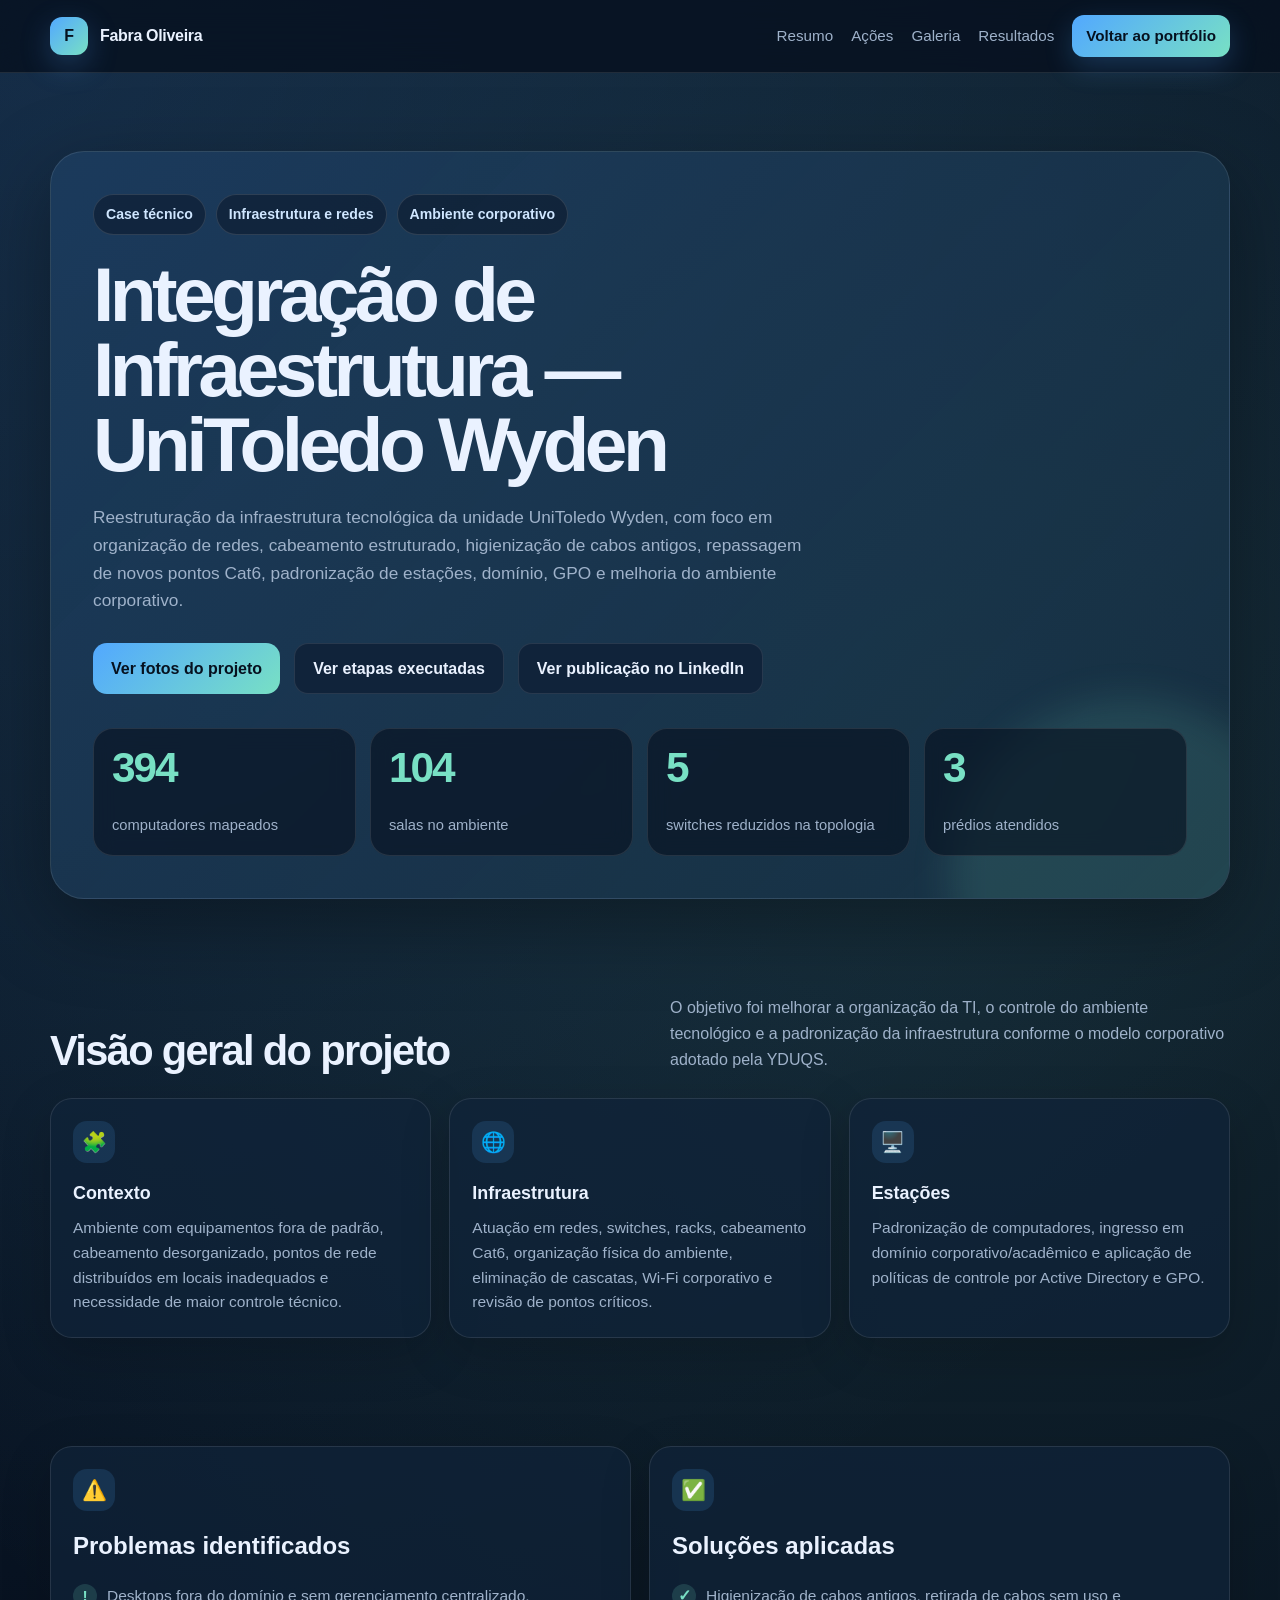
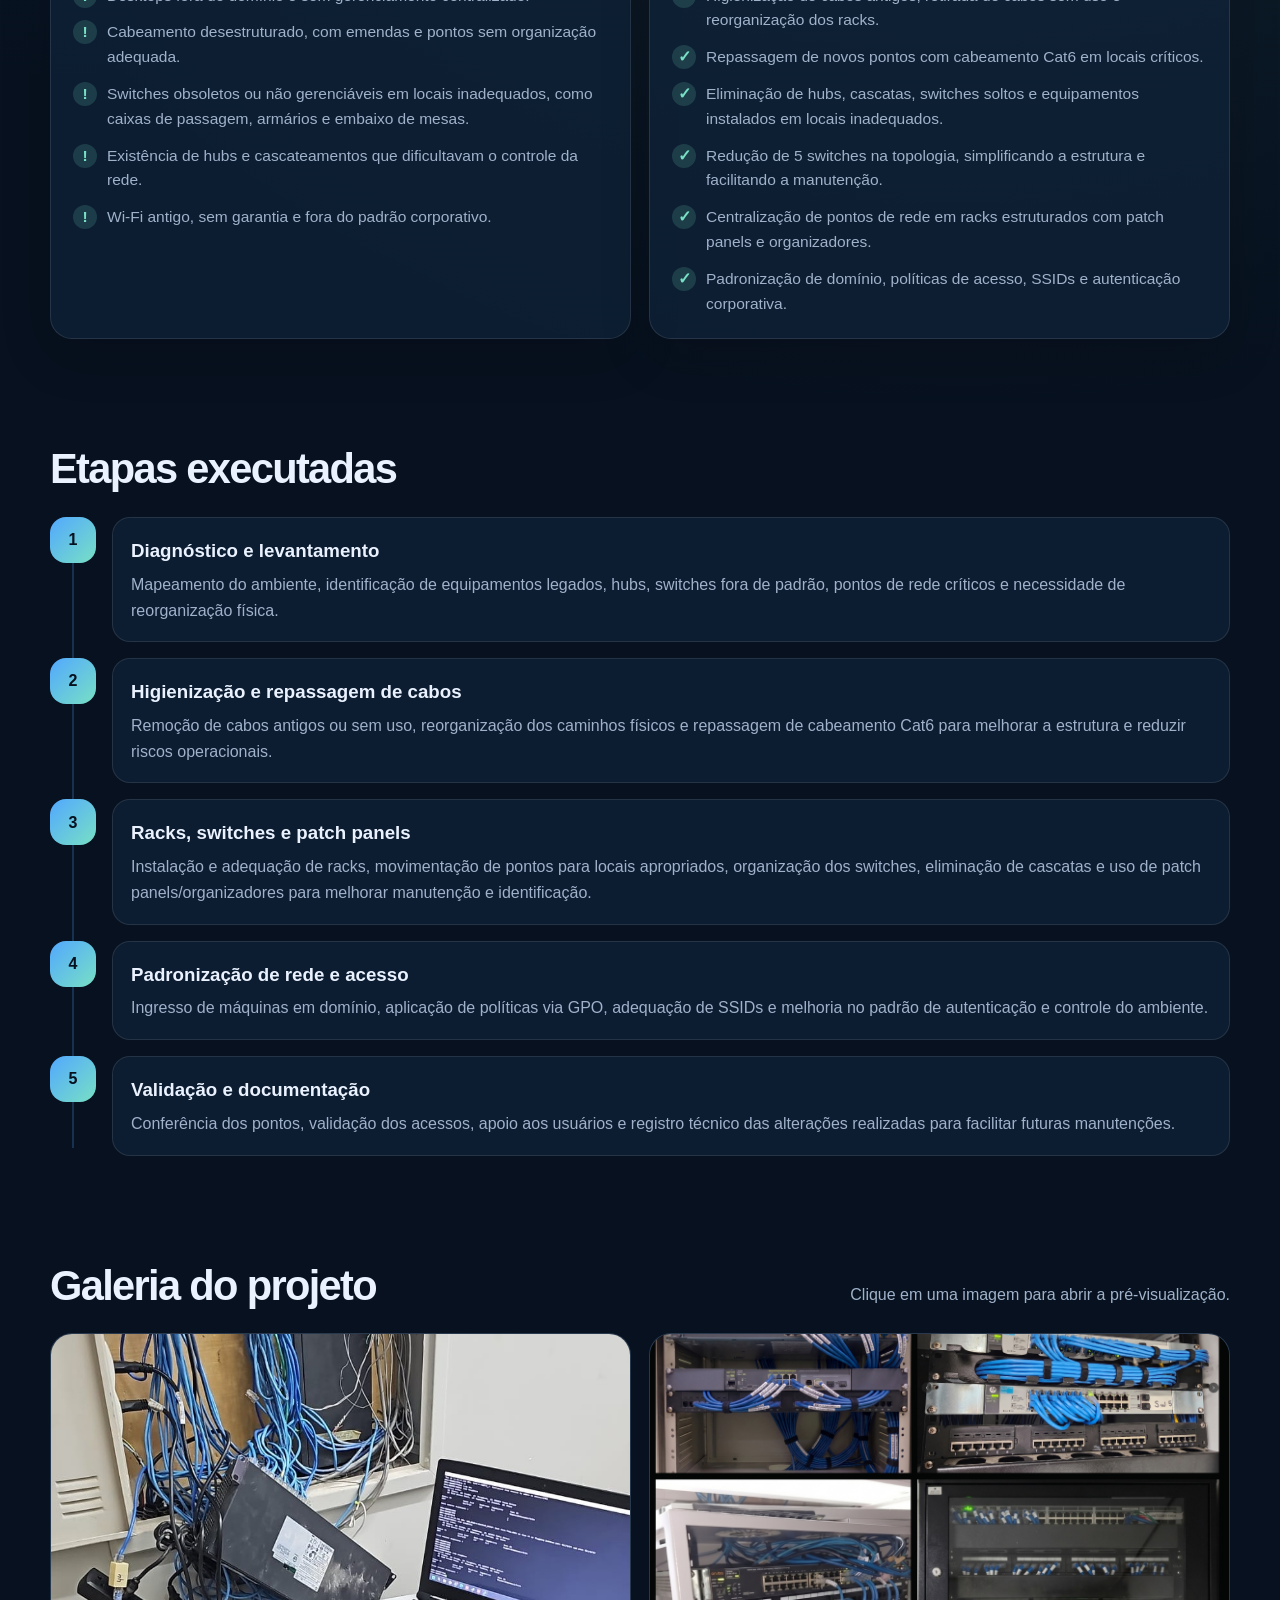
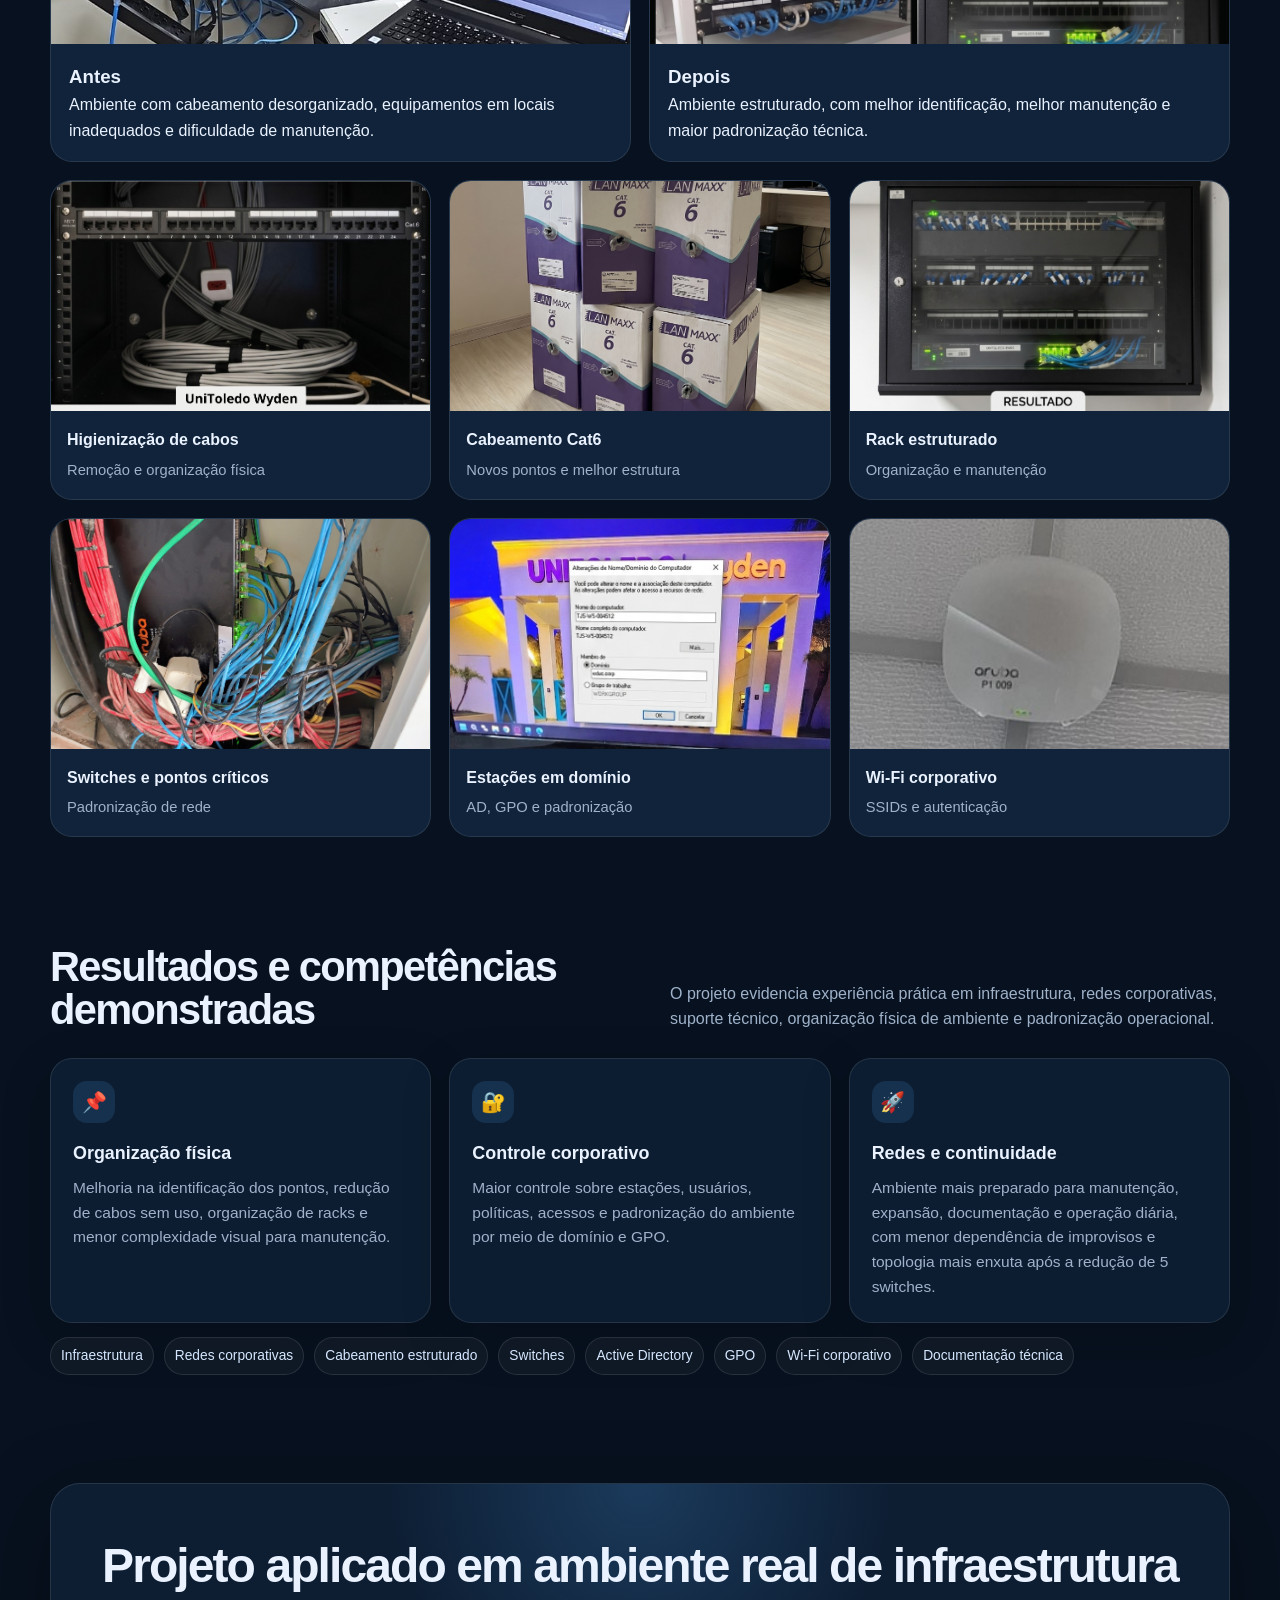
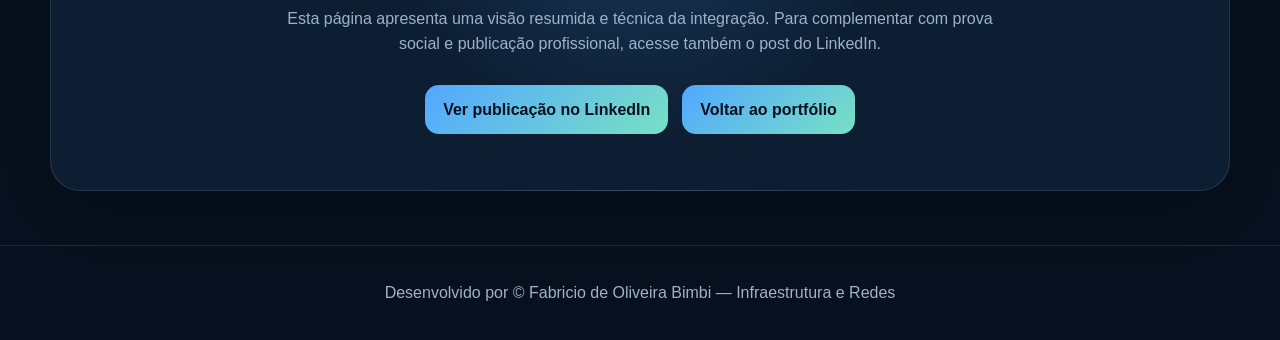
<file: projetos/integracao-unitoledo/index.html>
<!DOCTYPE html>
<html lang="pt-BR">
<head>
  <meta charset="UTF-8" />
  <meta name="viewport" content="width=device-width, initial-scale=1.0" />
  <meta name="description" content="Case técnico da Integração de Infraestrutura UniToledo Wyden: redes, cabeamento estruturado, switches, domínio, GPO e padronização de ambiente corporativo." />
  <title>Integração de Infraestrutura — UniToledo Wyden</title>
  <link rel="icon" type="image/png" href="../../img/Icone-aba.png" />

  <style>
    :root {
      --bg: #07111f;
      --bg-soft: #0d1b2e;
      --card: #10233a;
      --card-2: #132944;
      --text: #eaf2ff;
      --muted: #9fb2ca;
      --line: rgba(255, 255, 255, 0.10);
      --accent: #52a8ff;
      --accent-2: #78e0c4;
      --danger: #ffb86b;
      --shadow: 0 24px 80px rgba(0, 0, 0, 0.35);
      --radius: 22px;
      --max: 1180px;
    }

    * {
      box-sizing: border-box;
      margin: 0;
      padding: 0;
    }

    html {
      scroll-behavior: smooth;
    }

    body {
      min-height: 100vh;
      font-family: Arial, Helvetica, sans-serif;
      background:
        radial-gradient(circle at top left, rgba(82, 168, 255, 0.18), transparent 32%),
        radial-gradient(circle at 75% 15%, rgba(120, 224, 196, 0.12), transparent 28%),
        var(--bg);
      color: var(--text);
      line-height: 1.6;
    }

    a {
      color: inherit;
      text-decoration: none;
    }

    img {
      display: block;
      max-width: 100%;
    }

    .container {
      width: min(100% - 32px, var(--max));
      margin-inline: auto;
    }

    .navbar {
      position: sticky;
      top: 0;
      z-index: 20;
      backdrop-filter: blur(16px);
      background: rgba(7, 17, 31, 0.82);
      border-bottom: 1px solid var(--line);
    }

    .nav-content {
      min-height: 72px;
      display: flex;
      align-items: center;
      justify-content: space-between;
      gap: 24px;
    }

    .brand {
      display: flex;
      align-items: center;
      gap: 12px;
      font-weight: 800;
      letter-spacing: -0.02em;
    }

    .brand-icon {
      width: 38px;
      height: 38px;
      display: grid;
      place-items: center;
      border-radius: 12px;
      background: linear-gradient(135deg, var(--accent), var(--accent-2));
      color: #06111f;
      font-weight: 900;
      box-shadow: 0 10px 30px rgba(82, 168, 255, 0.25);
    }

    .nav-links {
      display: flex;
      align-items: center;
      gap: 18px;
      color: var(--muted);
      font-size: 0.95rem;
    }

    .nav-links a:hover {
      color: var(--text);
    }

    .nav-back {
      padding: 9px 14px;
      border-radius: 12px;
      color: #06111f !important;
      background: linear-gradient(135deg, var(--accent), var(--accent-2));
      font-weight: 800;
      box-shadow: 0 10px 28px rgba(82, 168, 255, 0.22);
      transition: transform 0.2s ease;
    }

    .nav-back:hover {
      color: #06111f !important;
      transform: translateY(-2px);
    }

    .mobile-text {
      display: none;
    }

    .hero {
      padding: 78px 0 42px;
    }

    .case-hero {
      position: relative;
      overflow: hidden;
      padding: 42px;
      border: 1px solid var(--line);
      border-radius: calc(var(--radius) + 12px);
      background:
        linear-gradient(135deg, rgba(82, 168, 255, 0.16), rgba(120, 224, 196, 0.06)),
        rgba(16, 35, 58, 0.72);
      box-shadow: var(--shadow);
    }

    .case-hero::before {
      content: "";
      position: absolute;
      inset: auto -80px -160px auto;
      width: 360px;
      height: 360px;
      border-radius: 999px;
      background: rgba(120, 224, 196, 0.12);
      filter: blur(18px);
    }

    .case-hero-content {
      position: relative;
      z-index: 1;
      max-width: 880px;
    }

    .case-meta {
      display: flex;
      flex-wrap: wrap;
      gap: 10px;
      margin-bottom: 22px;
    }

    .case-pill {
      padding: 8px 12px;
      border: 1px solid rgba(255,255,255,0.12);
      border-radius: 999px;
      background: rgba(7, 17, 31, 0.46);
      color: #cfe6ff;
      font-size: 0.88rem;
      font-weight: 700;
    }

    .case-stats {
      position: relative;
      z-index: 1;
      display: grid;
      grid-template-columns: repeat(4, 1fr);
      gap: 14px;
      margin-top: 34px;
    }

    .case-stat {
      min-height: 128px;
      padding: 18px;
      display: flex;
      flex-direction: column;
      justify-content: space-between;
      border: 1px solid var(--line);
      border-radius: 20px;
      background: rgba(7, 17, 31, 0.62);
      backdrop-filter: blur(10px);
    }

    .case-stat strong {
      display: block;
      font-size: clamp(1.8rem, 4vw, 2.65rem);
      line-height: 1;
      color: var(--accent-2);
      letter-spacing: -0.05em;
    }

    .case-stat span {
      color: var(--muted);
      font-size: 0.92rem;
    }

    .hero-grid {
      display: grid;
      grid-template-columns: 1.05fr 0.95fr;
      align-items: center;
      gap: 34px;
    }

    .eyebrow {
      width: fit-content;
      display: inline-flex;
      align-items: center;
      gap: 8px;
      padding: 8px 12px;
      margin-bottom: 18px;
      border: 1px solid rgba(82, 168, 255, 0.35);
      border-radius: 999px;
      color: #cfe6ff;
      background: rgba(82, 168, 255, 0.10);
      font-size: 0.9rem;
    }

    h1 {
      max-width: 760px;
      font-size: clamp(2.3rem, 6vw, 5rem);
      line-height: 0.98;
      letter-spacing: -0.06em;
      margin-bottom: 22px;
    }

    .hero p {
      max-width: 720px;
      color: var(--muted);
      font-size: 1.08rem;
    }

    .hero-actions {
      display: flex;
      flex-wrap: wrap;
      gap: 14px;
      margin-top: 28px;
    }

    .btn {
      display: inline-flex;
      align-items: center;
      justify-content: center;
      gap: 10px;
      min-height: 46px;
      padding: 12px 18px;
      border-radius: 14px;
      border: 1px solid var(--line);
      background: var(--card);
      color: var(--text);
      font-weight: 700;
      transition: transform 0.2s ease, border-color 0.2s ease, background 0.2s ease;
    }

    .btn:hover {
      transform: translateY(-2px);
      border-color: rgba(82, 168, 255, 0.65);
    }

    .btn-primary {
      background: linear-gradient(135deg, var(--accent), var(--accent-2));
      color: #06111f;
      border: none;
    }

    .hero-card {
      position: relative;
      overflow: hidden;
      min-height: 420px;
      border: 1px solid var(--line);
      border-radius: calc(var(--radius) + 8px);
      background:
        linear-gradient(180deg, rgba(255,255,255,0.08), rgba(255,255,255,0.02)),
        var(--card);
      box-shadow: var(--shadow);
    }

    .hero-card img {
      width: 100%;
      height: 420px;
      object-fit: cover;
      opacity: 0.9;
    }

    .image-placeholder {
      min-height: 260px;
      display: grid;
      place-items: center;
      padding: 28px;
      background:
        linear-gradient(135deg, rgba(82, 168, 255, 0.14), rgba(120, 224, 196, 0.08)),
        repeating-linear-gradient(45deg, rgba(255,255,255,0.04) 0 8px, transparent 8px 16px),
        var(--card-2);
      color: #cfe6ff;
      text-align: center;
      font-weight: 700;
    }

    .hero-card .image-placeholder {
      height: 420px;
      min-height: 420px;
      font-size: 1.15rem;
    }

    .floating-info {
      position: absolute;
      left: 18px;
      right: 18px;
      bottom: 18px;
      display: grid;
      grid-template-columns: repeat(3, 1fr);
      gap: 10px;
    }

    .mini-stat {
      padding: 14px;
      border-radius: 16px;
      background: rgba(7, 17, 31, 0.78);
      border: 1px solid var(--line);
      backdrop-filter: blur(10px);
    }

    .mini-stat strong {
      display: block;
      font-size: 1.2rem;
      color: var(--accent-2);
    }

    .mini-stat span {
      color: var(--muted);
      font-size: 0.8rem;
    }

    section {
      padding: 54px 0;
    }

    .section-head {
      display: flex;
      align-items: end;
      justify-content: space-between;
      gap: 24px;
      margin-bottom: 26px;
    }

    .section-head h2 {
      font-size: clamp(1.8rem, 4vw, 2.6rem);
      letter-spacing: -0.04em;
      line-height: 1.05;
    }

    .section-head p {
      max-width: 560px;
      color: var(--muted);
    }

    .cards {
      display: grid;
      grid-template-columns: repeat(3, 1fr);
      gap: 18px;
    }

    .card {
      padding: 22px;
      border: 1px solid var(--line);
      border-radius: var(--radius);
      background: rgba(16, 35, 58, 0.72);
      box-shadow: 0 16px 50px rgba(0,0,0,0.18);
    }

    .card .icon {
      width: 42px;
      height: 42px;
      display: grid;
      place-items: center;
      margin-bottom: 16px;
      border-radius: 14px;
      background: rgba(82, 168, 255, 0.14);
      color: var(--accent-2);
      font-size: 1.25rem;
    }

    .card h3 {
      margin-bottom: 8px;
      font-size: 1.12rem;
    }

    .card p,
    .card li {
      color: var(--muted);
      font-size: 0.97rem;
    }

    .problem-solution {
      display: grid;
      grid-template-columns: 1fr 1fr;
      gap: 18px;
    }

    .list {
      list-style: none;
      display: grid;
      gap: 12px;
      margin-top: 18px;
    }

    .list li {
      display: flex;
      gap: 10px;
      align-items: flex-start;
    }

    .check {
      flex: 0 0 auto;
      width: 24px;
      height: 24px;
      display: grid;
      place-items: center;
      border-radius: 50%;
      background: rgba(120, 224, 196, 0.16);
      color: var(--accent-2);
      font-weight: 900;
    }

    .timeline {
      position: relative;
      display: grid;
      gap: 16px;
    }

    .timeline::before {
      content: "";
      position: absolute;
      left: 22px;
      top: 8px;
      bottom: 8px;
      width: 2px;
      background: rgba(82, 168, 255, 0.22);
    }

    .step {
      position: relative;
      display: grid;
      grid-template-columns: 46px 1fr;
      gap: 16px;
      align-items: start;
    }

    .step-number {
      width: 46px;
      height: 46px;
      display: grid;
      place-items: center;
      border-radius: 16px;
      background: linear-gradient(135deg, var(--accent), var(--accent-2));
      color: #06111f;
      font-weight: 900;
      z-index: 1;
    }

    .step-content {
      padding: 18px;
      border: 1px solid var(--line);
      border-radius: 18px;
      background: rgba(16, 35, 58, 0.68);
    }

    .step-content h3 {
      margin-bottom: 6px;
    }

    .step-content p {
      color: var(--muted);
    }

    .gallery-grid {
      display: grid;
      grid-template-columns: repeat(3, 1fr);
      gap: 18px;
    }

    .gallery-item {
      overflow: hidden;
      border: 1px solid var(--line);
      border-radius: var(--radius);
      background: var(--card);
      cursor: pointer;
      transition: transform 0.22s ease, border-color 0.22s ease;
    }

    .gallery-item:hover {
      transform: translateY(-4px);
      border-color: rgba(82, 168, 255, 0.55);
    }

    .gallery-item img,
    .gallery-item .image-placeholder {
      width: 100%;
      height: 230px;
      object-fit: cover;
    }

    .gallery-caption {
      padding: 16px;
    }

    .gallery-caption strong {
      display: block;
      margin-bottom: 4px;
    }

    .gallery-caption span {
      color: var(--muted);
      font-size: 0.92rem;
    }

    .before-after {
      display: grid;
      grid-template-columns: 1fr 1fr;
      gap: 18px;
    }

    .photo-card {
      overflow: hidden;
      border: 1px solid var(--line);
      border-radius: var(--radius);
      background: var(--card);
    }

    .photo-card .image-placeholder,
    .photo-card img {
      width: 100%;
      height: 310px;
      object-fit: cover;
    }

    .photo-info {
      padding: 18px;
    }

    .tag-row {
      display: flex;
      flex-wrap: wrap;
      gap: 10px;
      margin-top: 14px;
    }

    .tag {
      padding: 7px 10px;
      border-radius: 999px;
      border: 1px solid var(--line);
      background: rgba(255,255,255,0.04);
      color: #d5e7ff;
      font-size: 0.86rem;
    }

    .cta {
      text-align: center;
      padding: 56px 24px;
      border: 1px solid var(--line);
      border-radius: calc(var(--radius) + 8px);
      background:
        radial-gradient(circle at top, rgba(82, 168, 255, 0.20), transparent 38%),
        rgba(16, 35, 58, 0.78);
      box-shadow: var(--shadow);
    }

    .cta h2 {
      font-size: clamp(1.8rem, 5vw, 3rem);
      letter-spacing: -0.04em;
      line-height: 1.08;
      margin-bottom: 14px;
    }

    .cta p {
      max-width: 720px;
      margin: 0 auto 24px;
      color: var(--muted);
    }

    footer {
      padding: 34px 0;
      color: var(--muted);
      border-top: 1px solid var(--line);
      text-align: center;
    }

    .lightbox {
      position: fixed;
      inset: 0;
      z-index: 50;
      display: none;
      align-items: center;
      justify-content: center;
      padding: 24px;
      background: rgba(0, 0, 0, 0.78);
      backdrop-filter: blur(8px);
    }

    .lightbox.open {
      display: flex;
    }

    .lightbox-box {
      width: min(980px, 100%);
      overflow: hidden;
      border-radius: 24px;
      border: 1px solid var(--line);
      background: var(--bg-soft);
      box-shadow: var(--shadow);
    }

    .lightbox-media {
      min-height: 360px;
      background: var(--card-2);
    }

    .lightbox-media img,
    .lightbox-media .image-placeholder {
      width: 100%;
      height: min(70vh, 560px);
      object-fit: cover;
    }

    .lightbox-content {
      display: flex;
      justify-content: space-between;
      align-items: center;
      gap: 16px;
      padding: 18px;
    }

    .lightbox-content p {
      color: var(--muted);
    }

    .close-btn {
      width: 42px;
      height: 42px;
      border: 1px solid var(--line);
      border-radius: 12px;
      background: var(--card);
      color: var(--text);
      cursor: pointer;
      font-size: 1.25rem;
    }

    @media (max-width: 900px) {
      .hero-grid,
      .problem-solution,
      .before-after {
        grid-template-columns: 1fr;
      }

      .case-stats {
        grid-template-columns: repeat(2, 1fr);
      }

      .cards,
      .gallery-grid {
        grid-template-columns: repeat(2, 1fr);
      }

      .section-head {
        align-items: flex-start;
        flex-direction: column;
      }
    }

    @media (max-width: 640px) {
      .nav-content {
        min-height: 64px;
        gap: 12px;
      }

      .brand {
        min-width: 0;
      }

      .brand span:last-child {
        white-space: nowrap;
      }

      .nav-links {
        display: flex;
        gap: 0;
      }

      .nav-links a:not(.nav-back) {
        display: none;
      }

      .nav-back {
        display: inline-flex;
        align-items: center;
        justify-content: center;
        padding: 8px 11px;
        font-size: 0.82rem;
        border-radius: 10px;
      }

      .desktop-text {
        display: none;
      }

      .mobile-text {
        display: inline;
      }

      .hero {
        padding-top: 52px;
      }

      .hero-card,
      .hero-card img,
      .hero-card .image-placeholder {
        min-height: 380px;
        height: 380px;
      }

      .case-hero {
        padding: 26px;
      }

      .case-stats {
        grid-template-columns: 1fr;
      }

      .floating-info {
        grid-template-columns: 1fr;
      }

      .cards,
      .gallery-grid {
        grid-template-columns: 1fr;
      }

      .gallery-item img,
      .gallery-item .image-placeholder,
      .photo-card img,
      .photo-card .image-placeholder {
        height: 240px;
      }

      .lightbox-content {
        align-items: flex-start;
      }
    }
  </style>
</head>
<body>
  <header class="navbar">
    <div class="container nav-content">
      <a class="brand" href="#inicio" aria-label="Voltar ao início da página">
        <span class="brand-icon">F</span>
        <span>Fabra Oliveira</span>
      </a>

      <nav class="nav-links" aria-label="Navegação principal">
        <a href="#resumo">Resumo</a>
        <a href="#acoes">Ações</a>
        <a href="#galeria">Galeria</a>
        <a href="#resultados">Resultados</a>
        <a class="nav-back" href="../../index.html#projetos">
          <span class="desktop-text">Voltar ao portfólio</span>
          <span class="mobile-text">Portfólio</span>
        </a>
      </nav>
    </div>
  </header>

  <main>
    <section class="hero" id="inicio">
      <div class="container">
        <div class="case-hero">
          <div class="case-hero-content">
            <div class="case-meta">
              <span class="case-pill">Case técnico</span>
              <span class="case-pill">Infraestrutura e redes</span>
              <span class="case-pill">Ambiente corporativo</span>
            </div>

            <h1>Integração de Infraestrutura — UniToledo Wyden</h1>
            <p>
              Reestruturação da infraestrutura tecnológica da unidade UniToledo Wyden, com foco em organização de redes, cabeamento estruturado, higienização de cabos antigos, repassagem de novos pontos Cat6, padronização de estações, domínio, GPO e melhoria do ambiente corporativo.
            </p>

            <div class="hero-actions">
              <a class="btn btn-primary" href="#galeria">Ver fotos do projeto</a>
              <a class="btn" href="#acoes">Ver etapas executadas</a>
              <a class="btn" href="https://www.linkedin.com/posts/fabricio-de-oliveira-bimbi-516719223_infraestrutura-redes-networking-share-7454629607053512704-DDOx?utm_source=share&utm_medium=member_desktop&rcm=ACoAADgrVKIBeudZa8_1uN0lmjZKm3f76sGXeiI" target="_blank" rel="noopener noreferrer">Ver publicação no LinkedIn</a>
            </div>
          </div>

          <div class="case-stats" aria-label="Indicadores do projeto">
            <div class="case-stat">
              <strong>394</strong>
              <span>computadores mapeados</span>
            </div>
            <div class="case-stat">
              <strong>104</strong>
              <span>salas no ambiente</span>
            </div>
            <div class="case-stat">
              <strong>5</strong>
              <span>switches reduzidos na topologia</span>
            </div>
            <div class="case-stat">
              <strong>3</strong>
              <span>prédios atendidos</span>
            </div>
          </div>
        </div>
      </div>
    </section>

    <section id="resumo">
      <div class="container">
        <div class="section-head">
          <h2>Visão geral do projeto</h2>
          <p>O objetivo foi melhorar a organização da TI, o controle do ambiente tecnológico e a padronização da infraestrutura conforme o modelo corporativo adotado pela YDUQS.</p>
        </div>

        <div class="cards">
          <article class="card">
            <div class="icon">🧩</div>
            <h3>Contexto</h3>
            <p>Ambiente com equipamentos fora de padrão, cabeamento desorganizado, pontos de rede distribuídos em locais inadequados e necessidade de maior controle técnico.</p>
          </article>

          <article class="card">
            <div class="icon">🌐</div>
            <h3>Infraestrutura</h3>
            <p>Atuação em redes, switches, racks, cabeamento Cat6, organização física do ambiente, eliminação de cascatas, Wi-Fi corporativo e revisão de pontos críticos.</p>
          </article>

          <article class="card">
            <div class="icon">🖥️</div>
            <h3>Estações</h3>
            <p>Padronização de computadores, ingresso em domínio corporativo/acadêmico e aplicação de políticas de controle por Active Directory e GPO.</p>
          </article>
        </div>
      </div>
    </section>

    <section>
      <div class="container problem-solution">
        <article class="card">
          <div class="icon">⚠️</div>
          <h2>Problemas identificados</h2>
          <ul class="list">
            <li><span class="check">!</span><span>Desktops fora do domínio e sem gerenciamento centralizado.</span></li>
            <li><span class="check">!</span><span>Cabeamento desestruturado, com emendas e pontos sem organização adequada.</span></li>
            <li><span class="check">!</span><span>Switches obsoletos ou não gerenciáveis em locais inadequados, como caixas de passagem, armários e embaixo de mesas.</span></li>
            <li><span class="check">!</span><span>Existência de hubs e cascateamentos que dificultavam o controle da rede.</span></li>
            <li><span class="check">!</span><span>Wi-Fi antigo, sem garantia e fora do padrão corporativo.</span></li>
          </ul>
        </article>

        <article class="card">
          <div class="icon">✅</div>
          <h2>Soluções aplicadas</h2>
          <ul class="list">
            <li><span class="check">✓</span><span>Higienização de cabos antigos, retirada de cabos sem uso e reorganização dos racks.</span></li>
            <li><span class="check">✓</span><span>Repassagem de novos pontos com cabeamento Cat6 em locais críticos.</span></li>
            <li><span class="check">✓</span><span>Eliminação de hubs, cascatas, switches soltos e equipamentos instalados em locais inadequados.</span></li>
            <li><span class="check">✓</span><span>Redução de 5 switches na topologia, simplificando a estrutura e facilitando a manutenção.</span></li>
            <li><span class="check">✓</span><span>Centralização de pontos de rede em racks estruturados com patch panels e organizadores.</span></li>
            <li><span class="check">✓</span><span>Padronização de domínio, políticas de acesso, SSIDs e autenticação corporativa.</span></li>
          </ul>
        </article>
      </div>
    </section>

    <section id="acoes">
      <div class="container">
        <div class="section-head">
          <h2>Etapas executadas</h2>
        </div>

        <div class="timeline">
          <article class="step">
            <div class="step-number">1</div>
            <div class="step-content">
              <h3>Diagnóstico e levantamento</h3>
              <p>Mapeamento do ambiente, identificação de equipamentos legados, hubs, switches fora de padrão, pontos de rede críticos e necessidade de reorganização física.</p>
            </div>
          </article>

          <article class="step">
            <div class="step-number">2</div>
            <div class="step-content">
              <h3>Higienização e repassagem de cabos</h3>
              <p>Remoção de cabos antigos ou sem uso, reorganização dos caminhos físicos e repassagem de cabeamento Cat6 para melhorar a estrutura e reduzir riscos operacionais.</p>
            </div>
          </article>

          <article class="step">
            <div class="step-number">3</div>
            <div class="step-content">
              <h3>Racks, switches e patch panels</h3>
              <p>Instalação e adequação de racks, movimentação de pontos para locais apropriados, organização dos switches, eliminação de cascatas e uso de patch panels/organizadores para melhorar manutenção e identificação.</p>
            </div>
          </article>

          <article class="step">
            <div class="step-number">4</div>
            <div class="step-content">
              <h3>Padronização de rede e acesso</h3>
              <p>Ingresso de máquinas em domínio, aplicação de políticas via GPO, adequação de SSIDs e melhoria no padrão de autenticação e controle do ambiente.</p>
            </div>
          </article>

          <article class="step">
            <div class="step-number">5</div>
            <div class="step-content">
              <h3>Validação e documentação</h3>
              <p>Conferência dos pontos, validação dos acessos, apoio aos usuários e registro técnico das alterações realizadas para facilitar futuras manutenções.</p>
            </div>
          </article>
        </div>
      </div>
    </section>

    <section id="galeria">
      <div class="container">
        <div class="section-head">
          <h2>Galeria do projeto</h2>
          <p>Clique em uma imagem para abrir a pré-visualização.</p>
        </div>

        <div class="before-after">
          <article class="photo-card gallery-preview" data-title="Antes da organização" data-desc="Registro do ambiente antes da higienização e reorganização dos cabos." data-img="../../img/imgantes-rack.jpg">
            <img src="../../img/imgantes-rack.jpg" alt="Antes da organização" loading="lazy">
            <div class="photo-info">
              <h3>Antes</h3>
              <p>Ambiente com cabeamento desorganizado, equipamentos em locais inadequados e dificuldade de manutenção.</p>
            </div>
          </article>

          <article class="photo-card gallery-preview" data-title="Depois da organização" data-desc="Registro após organização, repassagem de cabos e adequação do rack." data-img="../../img/imgdepois-rack.png">
            <img src="../../img/imgdepois-rack.png" alt="Depois da organização" loading="lazy">
            <div class="photo-info">
              <h3>Depois</h3>
              <p>Ambiente estruturado, com melhor identificação, melhor manutenção e maior padronização técnica.</p>
            </div>
          </article>
        </div>

        <div class="gallery-grid" style="margin-top: 18px;">
          <article class="gallery-item gallery-preview" data-title="Higienização de cabos" data-desc="Retirada de cabos antigos, excedentes ou sem uso no ambiente." data-img="../../img/Higienização de cabos.png">
            <img src="../../img/Higienização de cabos.png" alt="Higienização de cabos" loading="lazy">
            <div class="gallery-caption">
              <strong>Higienização de cabos</strong>
              <span>Remoção e organização física</span>
            </div>
          </article>

          <article class="gallery-item gallery-preview" data-title="Cabeamento Cat6" data-desc="Repassagem de novos pontos de rede com cabeamento Cat6." data-img="../../img/Cabeamento Cat6.png">
            <img src="../../img/Cabeamento Cat6.png" alt="Cabeamento Cat6" loading="lazy">
            <div class="gallery-caption">
              <strong>Cabeamento Cat6</strong>
              <span>Novos pontos e melhor estrutura</span>
            </div>
          </article>

          <article class="gallery-item gallery-preview" data-title="Rack estruturado" data-desc="Adequação de racks, switches, patch panels e organizadores." data-img="../../img/Rack estruturado.png">
            <img src="../../img/Rack estruturado.png" alt="Rack estruturado" loading="lazy">
            <div class="gallery-caption">
              <strong>Rack estruturado</strong>
              <span>Organização e manutenção</span>
            </div>
          </article>

          <article class="gallery-item gallery-preview" data-title="Switches e pontos críticos" data-desc="Remoção de switches instalados em locais inadequados e centralização dos pontos." data-img="../../img/Switches e pontos críticos.jpg">
            <img src="../../img/Switches e pontos críticos.jpg" alt="Switches e pontos críticos" loading="lazy">
            <div class="gallery-caption">
              <strong>Switches e pontos críticos</strong>
              <span>Padronização de rede</span>
            </div>
          </article>

          <article class="gallery-item gallery-preview" data-title="Estações em domínio" data-desc="Padronização de computadores, domínio corporativo/acadêmico e políticas de acesso." data-img="../../img/Estações em domínio.png">
            <img src="../../img/Estações em domínio.png" alt="Estações em domínio" loading="lazy">
            <div class="gallery-caption">
              <strong>Estações em domínio</strong>
              <span>AD, GPO e padronização</span>
            </div>
          </article>

          <article class="gallery-item gallery-preview" data-title="Wi-Fi corporativo" data-desc="Adequação de SSIDs e autenticação ao padrão corporativo." data-img="../../img/Wi-Fi corporativo.jpg">
            <img src="../../img/Wi-Fi corporativo.jpg" alt="Wi-Fi corporativo" loading="lazy">
            <div class="gallery-caption">
              <strong>Wi-Fi corporativo</strong>
              <span>SSIDs e autenticação</span>
            </div>
          </article>
        </div>
      </div>
    </section>

    <section id="resultados">
      <div class="container">
        <div class="section-head">
          <h2>Resultados e competências demonstradas</h2>
          <p>O projeto evidencia experiência prática em infraestrutura, redes corporativas, suporte técnico, organização física de ambiente e padronização operacional.</p>
        </div>

        <div class="cards">
          <article class="card">
            <div class="icon">📌</div>
            <h3>Organização física</h3>
            <p>Melhoria na identificação dos pontos, redução de cabos sem uso, organização de racks e menor complexidade visual para manutenção.</p>
          </article>

          <article class="card">
            <div class="icon">🔐</div>
            <h3>Controle corporativo</h3>
            <p>Maior controle sobre estações, usuários, políticas, acessos e padronização do ambiente por meio de domínio e GPO.</p>
          </article>

          <article class="card">
            <div class="icon">🚀</div>
            <h3>Redes e continuidade</h3>
            <p>Ambiente mais preparado para manutenção, expansão, documentação e operação diária, com menor dependência de improvisos e topologia mais enxuta após a redução de 5 switches.</p>
          </article>
        </div>

        <div class="tag-row">
          <span class="tag">Infraestrutura</span>
          <span class="tag">Redes corporativas</span>
          <span class="tag">Cabeamento estruturado</span>
          <span class="tag">Switches</span>
          <span class="tag">Active Directory</span>
          <span class="tag">GPO</span>
          <span class="tag">Wi-Fi corporativo</span>
          <span class="tag">Documentação técnica</span>
        </div>
      </div>
    </section>

    <section>
      <div class="container">
        <div class="cta">
          <h2>Projeto aplicado em ambiente real de infraestrutura</h2>
          <p>
            Esta página apresenta uma visão resumida e técnica da integração. Para complementar com prova social e publicação profissional, acesse também o post do LinkedIn.
          </p>
          <div class="hero-actions" style="justify-content: center;">
            <a class="btn btn-primary" href="https://www.linkedin.com/posts/fabricio-de-oliveira-bimbi-516719223_infraestrutura-redes-networking-share-7454629607053512704-DDOx?utm_source=share&utm_medium=member_desktop&rcm=ACoAADgrVKIBeudZa8_1uN0lmjZKm3f76sGXeiI" target="_blank" rel="noopener noreferrer">Ver publicação no LinkedIn</a>
            <a class="btn btn-primary" href="../../index.html#projetos">Voltar ao portfólio</a>
          </div>
        </div>
      </div>
    </section>
  </main>

  <div class="lightbox" id="lightbox" aria-hidden="true">
    <div class="lightbox-box" role="dialog" aria-modal="true" aria-labelledby="lightboxTitle">
      <div class="lightbox-media" id="lightboxMedia"></div>
      <div class="lightbox-content">
        <div>
          <h3 id="lightboxTitle">Pré-visualização</h3>
          <p id="lightboxDesc">Descrição da imagem.</p>
        </div>
        <button class="close-btn" type="button" id="closeLightbox" aria-label="Fechar pré-visualização">×</button>
      </div>
    </div>
  </div>

  <footer>
    <div class="container">
      Desenvolvido por © Fabricio de Oliveira Bimbi — Infraestrutura e Redes
    </div>
  </footer>

  <script>
    const lightbox = document.getElementById('lightbox');
    const lightboxMedia = document.getElementById('lightboxMedia');
    const lightboxTitle = document.getElementById('lightboxTitle');
    const lightboxDesc = document.getElementById('lightboxDesc');
    const closeLightbox = document.getElementById('closeLightbox');

    function openPreview(item) {
      const title = item.dataset.title || 'Pré-visualização';
      const desc = item.dataset.desc || 'Imagem do projeto.';
      const img = item.dataset.img || '';

      lightboxTitle.textContent = title;
      lightboxDesc.textContent = desc;

      lightboxMedia.innerHTML = `
        <img src="${img}" alt="${title}" onerror="this.replaceWith(createPlaceholder('${title}', '${img}'))">
      `;

      lightbox.classList.add('open');
      lightbox.setAttribute('aria-hidden', 'false');
      document.body.style.overflow = 'hidden';
    }

    function createPlaceholder(title, path) {
      const div = document.createElement('div');
      div.className = 'image-placeholder';
      div.innerHTML = `${title}<br><small>${path}</small>`;
      return div;
    }

    function closePreview() {
      lightbox.classList.remove('open');
      lightbox.setAttribute('aria-hidden', 'true');
      document.body.style.overflow = '';
    }

    document.querySelectorAll('.gallery-preview').forEach((item) => {
      item.addEventListener('click', () => openPreview(item));
    });

    closeLightbox.addEventListener('click', closePreview);

    lightbox.addEventListener('click', (event) => {
      if (event.target === lightbox) closePreview();
    });

    document.addEventListener('keydown', (event) => {
      if (event.key === 'Escape') closePreview();
    });
  </script>
</body>
</html>
</file>
<file: styles.css>
:root {
  --bg: #0f172a;
  --bg-soft: #111827;
  --card: rgba(30, 41, 59, 0.78);
  --card-solid: #1e293b;
  --text: #f8fafc;
  --muted: #cbd5e1;
  --muted-2: #94a3b8;
  --accent: #38bdf8;
  --accent-strong: #0ea5e9;
  --success: #22c55e;
  --border: rgba(255, 255, 255, 0.11);
  --shadow: 0 22px 48px rgba(0, 0, 0, 0.28);
  --radius: 24px;
  --max-width: 1160px;
}

[data-theme="light"] {
  --bg: #f8fafc;
  --bg-soft: #eef2f7;
  --card: rgba(255, 255, 255, 0.86);
  --card-solid: #ffffff;
  --text: #0f172a;
  --muted: #475569;
  --muted-2: #64748b;
  --accent: #2563eb;
  --accent-strong: #1d4ed8;
  --success: #16a34a;
  --border: rgba(15, 23, 42, 0.12);
  --shadow: 0 22px 45px rgba(15, 23, 42, 0.10);
}

* {
  box-sizing: border-box;
  margin: 0;
  padding: 0;
}

html {
  scroll-behavior: smooth;
}

body {
  font-family: Arial, Helvetica, sans-serif;
  background:
    radial-gradient(circle at top left, rgba(56, 189, 248, 0.18), transparent 34%),
    radial-gradient(circle at bottom right, rgba(14, 165, 233, 0.10), transparent 30%),
    var(--bg);
  color: var(--text);
  line-height: 1.6;
  min-height: 100vh;
}

a {
  color: inherit;
  text-decoration: none;
}

button,
input {
  font: inherit;
}

.container {
  width: min(100% - 32px, var(--max-width));
  margin-inline: auto;
}

.header {
  position: sticky;
  top: 0;
  z-index: 20;
  border-bottom: 1px solid var(--border);
  background: color-mix(in srgb, var(--bg) 84%, transparent);
  backdrop-filter: blur(16px);
}

.nav {
  min-height: 74px;
  display: flex;
  align-items: center;
  justify-content: space-between;
  gap: 24px;
}

.logo {
  font-size: 1.05rem;
  font-weight: 800;
  letter-spacing: 0.2px;
}

.logo span {
  color: var(--accent);
}

.nav-menu {
  display: flex;
  align-items: center;
  gap: 24px;
}

.menu-toggle {
  width: 44px;
  height: 44px;
  border: 1px solid var(--border);
  border-radius: 12px;
  background: var(--card);
  display: none;
  align-items: center;
  justify-content: center;
  flex-direction: column;
  gap: 5px;
  cursor: pointer;
}

.menu-toggle span {
  width: 22px;
  height: 2px;
  border-radius: 999px;
  background: var(--text);
  transition: transform 0.25s ease, opacity 0.2s ease;
}

.menu-toggle.active span:nth-child(1) {
  transform: translateY(7px) rotate(45deg);
}

.menu-toggle.active span:nth-child(2) {
  opacity: 0;
}

.menu-toggle.active span:nth-child(3) {
  transform: translateY(-7px) rotate(-45deg);
}

.nav-links {
  display: flex;
  align-items: center;
  gap: 22px;
  color: var(--muted);
  font-size: 0.94rem;
}

.nav-links a:hover {
  color: var(--accent);
}

.theme-toggle {
  border: 1px solid var(--border);
  color: var(--text);
  background: var(--card);
  border-radius: 999px;
  padding: 9px 13px;
  cursor: pointer;
}

.hero {
  padding: 92px 0 72px;
}

.hero-grid {
  display: grid;
  grid-template-columns: 1.12fr 0.88fr;
  align-items: center;
  gap: 42px;
}

.badge {
  display: inline-flex;
  align-items: center;
  gap: 8px;
  padding: 8px 14px;
  border-radius: 999px;
  border: 1px solid color-mix(in srgb, var(--accent) 34%, transparent);
  background: color-mix(in srgb, var(--accent) 12%, transparent);
  color: var(--accent);
  font-weight: 800;
  font-size: 0.88rem;
  margin-bottom: 22px;
}

.hero h1 {
  font-size: clamp(2.3rem, 5vw, 4.7rem);
  line-height: 1.02;
  letter-spacing: -1.8px;
  margin-bottom: 18px;
}

.hero h1 span {
  color: var(--accent);
}

.hero p {
  max-width: 720px;
  color: var(--muted);
  font-size: 1.08rem;
  margin-bottom: 30px;
}

.actions {
  display: flex;
  gap: 14px;
  flex-wrap: wrap;
}

.btn {
  min-height: 48px;
  display: inline-flex;
  align-items: center;
  justify-content: center;
  padding: 0 18px;
  border-radius: 15px;
  border: 1px solid var(--border);
  font-weight: 800;
  cursor: pointer;
  transition: background-color 0.3s ease, color 0.3s ease, transform 0.2s ease, border-color 0.3s ease, box-shadow 0.3s ease;
}

.btn.primary {
  border-color: transparent;
  color: #082f49;
  background: var(--accent);
}

[data-theme="light"] .btn.primary {
  color: #ffffff;
}

.project-card:hover,
.skill-card:hover,
.metric:hover {
  transform: translateY(-3px);
}

.btn:hover,
.mini-btn:hover {
  transform: translateY(-2px);
  filter: brightness(0.88);
  box-shadow: 0 8px 20px rgba(0, 0, 0, 0.22);
}

.btn:active,
.mini-btn:active {
  transform: scale(0.96);
  box-shadow: none;
  filter: brightness(0.82);
}

.hero-panel {
  border: 1px solid var(--border);
  border-radius: var(--radius);
  background: linear-gradient(160deg, var(--card), color-mix(in srgb, var(--card-solid) 70%, transparent));
  box-shadow: var(--shadow);
  padding: 24px;
  overflow: hidden;
  position: relative;
}

.hero-panel::before {
  content: "";
  position: absolute;
  inset: -80px -90px auto auto;
  width: 210px;
  height: 210px;
  border-radius: 50%;
  background: color-mix(in srgb, var(--accent) 22%, transparent);
  filter: blur(10px);
}

.tech-preview {
  position: relative;
  border-radius: 20px;
  border: 1px dashed color-mix(in srgb, var(--accent) 35%, var(--border));
  background:
    linear-gradient(135deg, color-mix(in srgb, var(--accent) 10%, transparent), transparent),
    color-mix(in srgb, var(--card-solid) 75%, transparent);
  padding: 12px;
  margin-bottom: 18px;
}

.profile-image {
  width: 100%;
  height: 280px;
  border-radius: 12px;
  object-fit: cover;
  display: block;
}

/* Removes visual-rack and visual-lines since they were deleted from HTML */

.status-list {
  display: grid;
  gap: 10px;
}

.status-item {
  display: grid;
  grid-template-columns: 1fr minmax(160px, auto);
  align-items: center;
  gap: 12px;
  padding: 12px 0;
  border-bottom: 1px solid var(--border);
  color: var(--muted);
}

.status-item:last-child {
  border-bottom: none;
}

.status-item span:first-child {
  color: var(--text);
  font-weight: 800;
}

.dot {
  display: flex;
  align-items: center;
  gap: 8px;
  color: var(--muted);
}

.dot::before {
  content: "";
  width: 8px;
  height: 8px;
  border-radius: 50%;
  background: var(--success);
  box-shadow: 0 0 14px color-mix(in srgb, var(--success) 60%, transparent);
}

section {
  padding: 68px 0;
}

.section-title {
  margin-bottom: 30px;
}

.eyebrow {
  color: var(--accent);
  font-weight: 900;
  text-transform: uppercase;
  font-size: 0.84rem;
  letter-spacing: 1.8px;
}

.section-title h2 {
  font-size: clamp(1.8rem, 3vw, 2.65rem);
  line-height: 1.14;
  margin-top: 8px;
}

.section-title p {
  max-width: 770px;
  color: var(--muted);
  margin-top: 12px;
}

.about-card,
.skill-card,
.project-card,
.metric,
.case-preview {
  border: 1px solid var(--border);
  border-radius: var(--radius);
  background: var(--card);
  box-shadow: 0 18px 36px rgba(0, 0, 0, 0.12);
  transition: 0.2s ease;
}

[data-theme="light"] .about-card,
[data-theme="light"] .skill-card,
[data-theme="light"] .project-card,
[data-theme="light"] .metric,
[data-theme="light"] .case-preview {
  box-shadow: var(--shadow);
}

.about-card {
  padding: 30px;
}

.about-card p {
  color: var(--muted);
  font-size: 1.03rem;
}

.metrics-grid {
  display: grid;
  grid-template-columns: repeat(4, 1fr);
  gap: 18px;
  margin-top: 22px;
}

.metric {
  padding: 22px;
}

.metric strong {
  display: block;
  color: var(--accent);
  font-size: 1.8rem;
  line-height: 1.2;
  margin-bottom: 6px;
}

.metric span {
  color: var(--muted);
  font-size: 0.94rem;
}

.skills-grid {
  display: grid;
  grid-template-columns: repeat(5, 1fr);
  gap: 18px;
}

.skill-card,
.project-card {
  padding: 24px;
}

.skill-card h3,
.project-card h3 {
  font-size: 1.08rem;
  margin-bottom: 14px;
}

.chips {
  display: flex;
  flex-wrap: wrap;
  gap: 9px;
}

.chip {
  display: inline-flex;
  padding: 7px 10px;
  border-radius: 999px;
  border: 1px solid color-mix(in srgb, var(--accent) 22%, transparent);
  color: var(--muted);
  background: color-mix(in srgb, var(--accent) 9%, transparent);
  font-size: 0.84rem;
  font-weight: 700;
}

.projects-grid {
  display: grid;
  grid-template-columns: repeat(2, 1fr);
  gap: 20px;
}

.project-card.featured {
  background:
    linear-gradient(160deg, color-mix(in srgb, var(--accent) 10%, transparent), transparent 52%),
    var(--card);
}

.project-image {
  height: 180px;
  border-radius: 18px;
  border: 1px solid var(--border);
  background:
    linear-gradient(135deg, color-mix(in srgb, var(--accent) 13%, transparent), transparent),
    color-mix(in srgb, var(--card-solid) 72%, transparent);
  display: flex;
  align-items: center;
  justify-content: center;
  overflow: hidden;
  margin-bottom: 18px;
}

.project-img {
  width: 96px;
  height: 96px;
  object-fit: contain;
  display: block;
}

.project-img-dark {
  display: block;
}

.project-img-light {
  display: none;
}

[data-theme="light"] .project-img-dark {
  display: none;
}

[data-theme="light"] .project-img-light {
  display: block;
}

.image-placeholder {
  border-style: dashed;
  position: relative;
}

.image-placeholder::before {
  content: "";
  width: 58px;
  height: 58px;
  border-radius: 18px;
  border: 1px solid color-mix(in srgb, var(--accent) 36%, transparent);
  background: color-mix(in srgb, var(--accent) 10%, transparent);
  box-shadow: 0 0 28px color-mix(in srgb, var(--accent) 18%, transparent);
}

.project-head {
  display: flex;
  justify-content: space-between;
  align-items: flex-start;
  gap: 14px;
  margin-bottom: 10px;
}

.project-label {
  color: var(--accent);
  background: color-mix(in srgb, var(--accent) 11%, transparent);
  border: 1px solid color-mix(in srgb, var(--accent) 24%, transparent);
  padding: 6px 10px;
  border-radius: 999px;
  font-size: 0.76rem;
  font-weight: 900;
  white-space: nowrap;
}

.project-card p {
  color: var(--muted);
  margin-bottom: 16px;
}

.project-actions {
  margin-top: 18px;
  display: flex;
  gap: 8px;
  flex-wrap: nowrap;
}

.mini-btn {
  display: inline-flex;
  align-items: center;
  justify-content: center;
  min-height: 36px;
  padding: 0 12px;
  border-radius: 10px;
  border: 1px solid var(--border);
  font-weight: 700;
  font-size: 0.84rem;
  color: var(--text);
  background: transparent;
  cursor: pointer;
  transition: background 0.22s ease, color 0.22s ease, border-color 0.22s ease, transform 0.18s ease, box-shadow 0.22s ease;
  white-space: nowrap;
}

.mini-btn.primary {
  background: transparent;
  color: var(--text);
  border-color: var(--border);
}

[data-theme="light"] .mini-btn.primary {
  color: var(--text);
}

/* Project action buttons: ghost style, hover turns accent blue */
.project-actions .mini-btn {
  flex: 1;
  min-width: 0;
}

.project-actions .mini-btn:hover {
  background: var(--accent);
  color: #082f49;
  border-color: var(--accent);
  transform: translateY(-2px);
  box-shadow: 0 6px 18px color-mix(in srgb, var(--accent) 35%, transparent);
  filter: none;
}

[data-theme="light"] .project-actions .mini-btn:hover {
  color: #ffffff;
}

.project-actions .mini-btn:active {
  transform: scale(0.96);
  box-shadow: none;
}

.subsection-title {
  display: flex;
  align-items: center;
  gap: 14px;
  color: var(--muted-2);
  font-weight: 900;
  margin: 36px 0 18px;
}

.subsection-title::after {
  content: "";
  flex: 1;
  height: 1px;
  background: var(--border);
}

.carousel-wrapper {
  position: relative;
  display: flex;
  align-items: center;
}

.carousel-container {
  display: flex;
  gap: 18px;
  overflow-x: auto;
  scroll-snap-type: x mandatory;
  scrollbar-width: none; /* Firefox */
  -ms-overflow-style: none; /* IE/Edge */
  padding-bottom: 14px; /* Optional spacing */
  width: 100%;
}

.carousel-container::-webkit-scrollbar {
  display: none; /* Chrome/Safari */
}

.carousel-container .project-card {
  flex: 0 0 calc(33.333% - 12px); /* 3 cards */
  scroll-snap-align: start;
}

.carousel-btn {
  position: absolute;
  top: 50%;
  transform: translateY(-50%);
  background: var(--card);
  color: var(--text);
  border: 1px solid var(--border);
  border-radius: 50%;
  width: 44px;
  height: 44px;
  display: flex;
  align-items: center;
  justify-content: center;
  cursor: pointer;
  z-index: 10;
  box-shadow: 0 8px 16px rgba(0,0,0,0.15);
  transition: background-color 0.3s ease, color 0.3s ease, transform 0.2s ease, box-shadow 0.3s ease;
  font-weight: bold;
  font-size: 1.2rem;
}

.carousel-btn:hover {
  background: var(--accent);
  color: #fff;
  border-color: transparent;
  transform: translateY(calc(-50% - 2px));
  box-shadow: 0 12px 24px rgba(0,0,0,0.22);
}

[data-theme="light"] .carousel-btn:hover {
  color: #fff;
}

.prev-btn {
  left: -22px;
}

.next-btn {
  right: -22px;
}

.carousel-container .project-image {
  height: 140px;
}

.carousel-container .project-img {
  max-width: 72%;
  max-height: 100px;
  object-fit: contain;
}

.carousel-container .project-img.portfolio-icon {
  max-width: 60%;
  max-height: 78px;
}



.contact-card {
  padding: 30px;
  border-radius: var(--radius);
  border: 1px solid var(--border);
  background: linear-gradient(135deg, color-mix(in srgb, var(--accent) 15%, transparent), var(--card));
  display: block;
}

.contact-card p {
  color: var(--muted);
  margin-top: 6px;
}

.social-links {
  display: flex;
  align-items: center;
  flex-wrap: wrap;
  gap: 14px;
  margin-top: 18px;
}

.social-link {
  width: 52px;
  height: 52px;
  display: inline-flex;
  align-items: center;
  justify-content: center;
  border-radius: 16px;
  border: 1px solid var(--border);
  background: color-mix(in srgb, var(--card-solid) 68%, transparent);
  box-shadow: 0 14px 28px rgba(0, 0, 0, 0.12);
  transition: 0.2s ease;
}

.social-link:hover {
  transform: translateY(-3px);
  border-color: color-mix(in srgb, var(--accent) 45%, transparent);
  box-shadow: 0 18px 34px color-mix(in srgb, var(--accent) 16%, transparent);
}

.social-link img {
  width: 28px;
  height: 28px;
  object-fit: contain;
  display: block;
}

/* TikTok custom classes */
.social-link img.tiktok-light-theme {
  display: block !important;
}

.social-link img.tiktok-dark-theme {
  display: none !important;
}

[data-theme="light"] .social-link img.tiktok-light-theme {
  display: none !important;
}

[data-theme="light"] .social-link img.tiktok-dark-theme {
  display: block !important;
}

.footer {
  border-top: 1px solid var(--border);
  padding: 34px 0;
  color: var(--muted-2);
}

.footer-content {
  display: flex;
  justify-content: space-between;
  align-items: center;
}

.footer-left,
.footer-right {
  display: flex;
  flex-direction: column;
  gap: 6px;
}

.footer-right {
  text-align: right;
}

.footer-email-text {
  color: var(--muted-2);
}

.footer-email-text a {
  color: var(--accent);
  font-weight: 600;
  transition: opacity 0.2s;
}

.footer-email-text a:hover {
  opacity: 0.8;
}



.footer strong {
  color: var(--text);
  font-weight: 600;
}

@media (max-width: 1020px) {
  .hero-grid {
    grid-template-columns: 1fr;
  }

  .skills-grid {
    grid-template-columns: repeat(2, 1fr);
  }

  .metrics-grid {
    grid-template-columns: repeat(2, 1fr);
  }

  .carousel-container .project-card {
    flex: 0 0 calc(50% - 9px);
  }
}

@media (max-width: 768px) {
  .nav {
    flex-direction: row;
    align-items: center;
    justify-content: space-between;
    padding: 18px 0;
    position: relative;
  }

  .menu-toggle {
    display: flex;
  }

  .nav-menu {
    position: absolute;
    top: calc(100% + 10px);
    left: 16px;
    right: 16px;
    display: flex;
    flex-direction: column;
    gap: 14px;
    padding: 18px;
    border-radius: 18px;
    border: 1px solid var(--border);
    background: var(--card-solid);
    box-shadow: var(--shadow);
    opacity: 0;
    transform: translateY(-18px);
    pointer-events: none;
    transition: opacity 0.25s ease, transform 0.25s ease;
    z-index: 50;
  }

  .nav-menu.active {
    opacity: 1;
    transform: translateY(0);
    pointer-events: auto;
  }

  .nav-links {
    flex-direction: column;
    align-items: flex-start;
    width: 100%;
    gap: 16px;
    padding-bottom: 0;
  }

  .hero {
    padding: 58px 0 46px;
  }

  section {
    padding: 52px 0;
  }

  .skills-grid,
  .projects-grid,
  .metrics-grid {
    grid-template-columns: 1fr;
  }

  .carousel-container .project-card {
    flex: 0 0 85%;
    scroll-snap-align: center;
  }

  .carousel-btn {
    display: flex;
    width: 36px;
    height: 36px;
    font-size: 0.95rem;
    background: color-mix(in srgb, var(--card-solid) 88%, transparent);
    backdrop-filter: blur(8px);
    box-shadow: 0 4px 14px rgba(0, 0, 0, 0.25);
    z-index: 12;
  }

  .prev-btn {
    left: 4px;
  }

  .next-btn {
    right: 4px;
  }

  .project-head {
    flex-direction: column;
  }

  .contact-card {
    align-items: flex-start;
  }

  .footer-content {
    flex-direction: column;
    align-items: center;
    text-align: center;
    gap: 24px;
  }

  .footer-right {
    text-align: center;
  }
}
</file>
